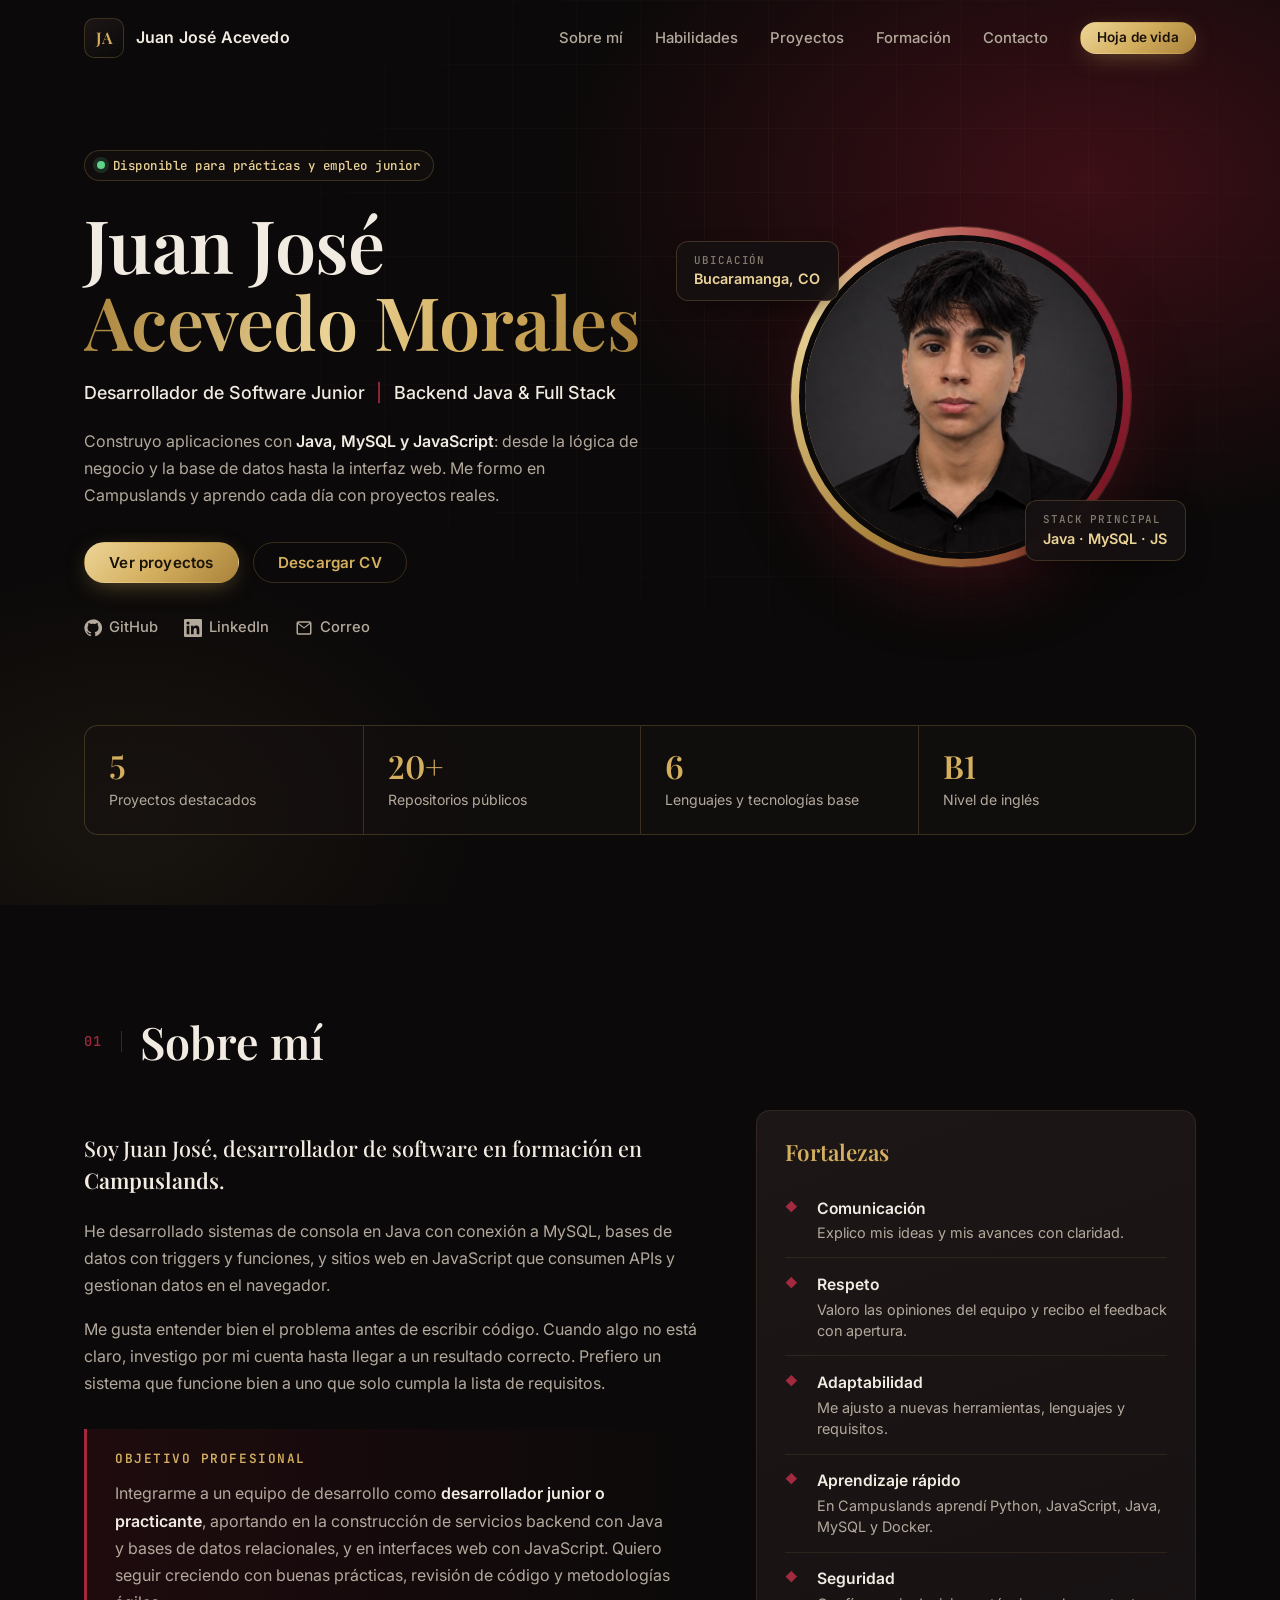
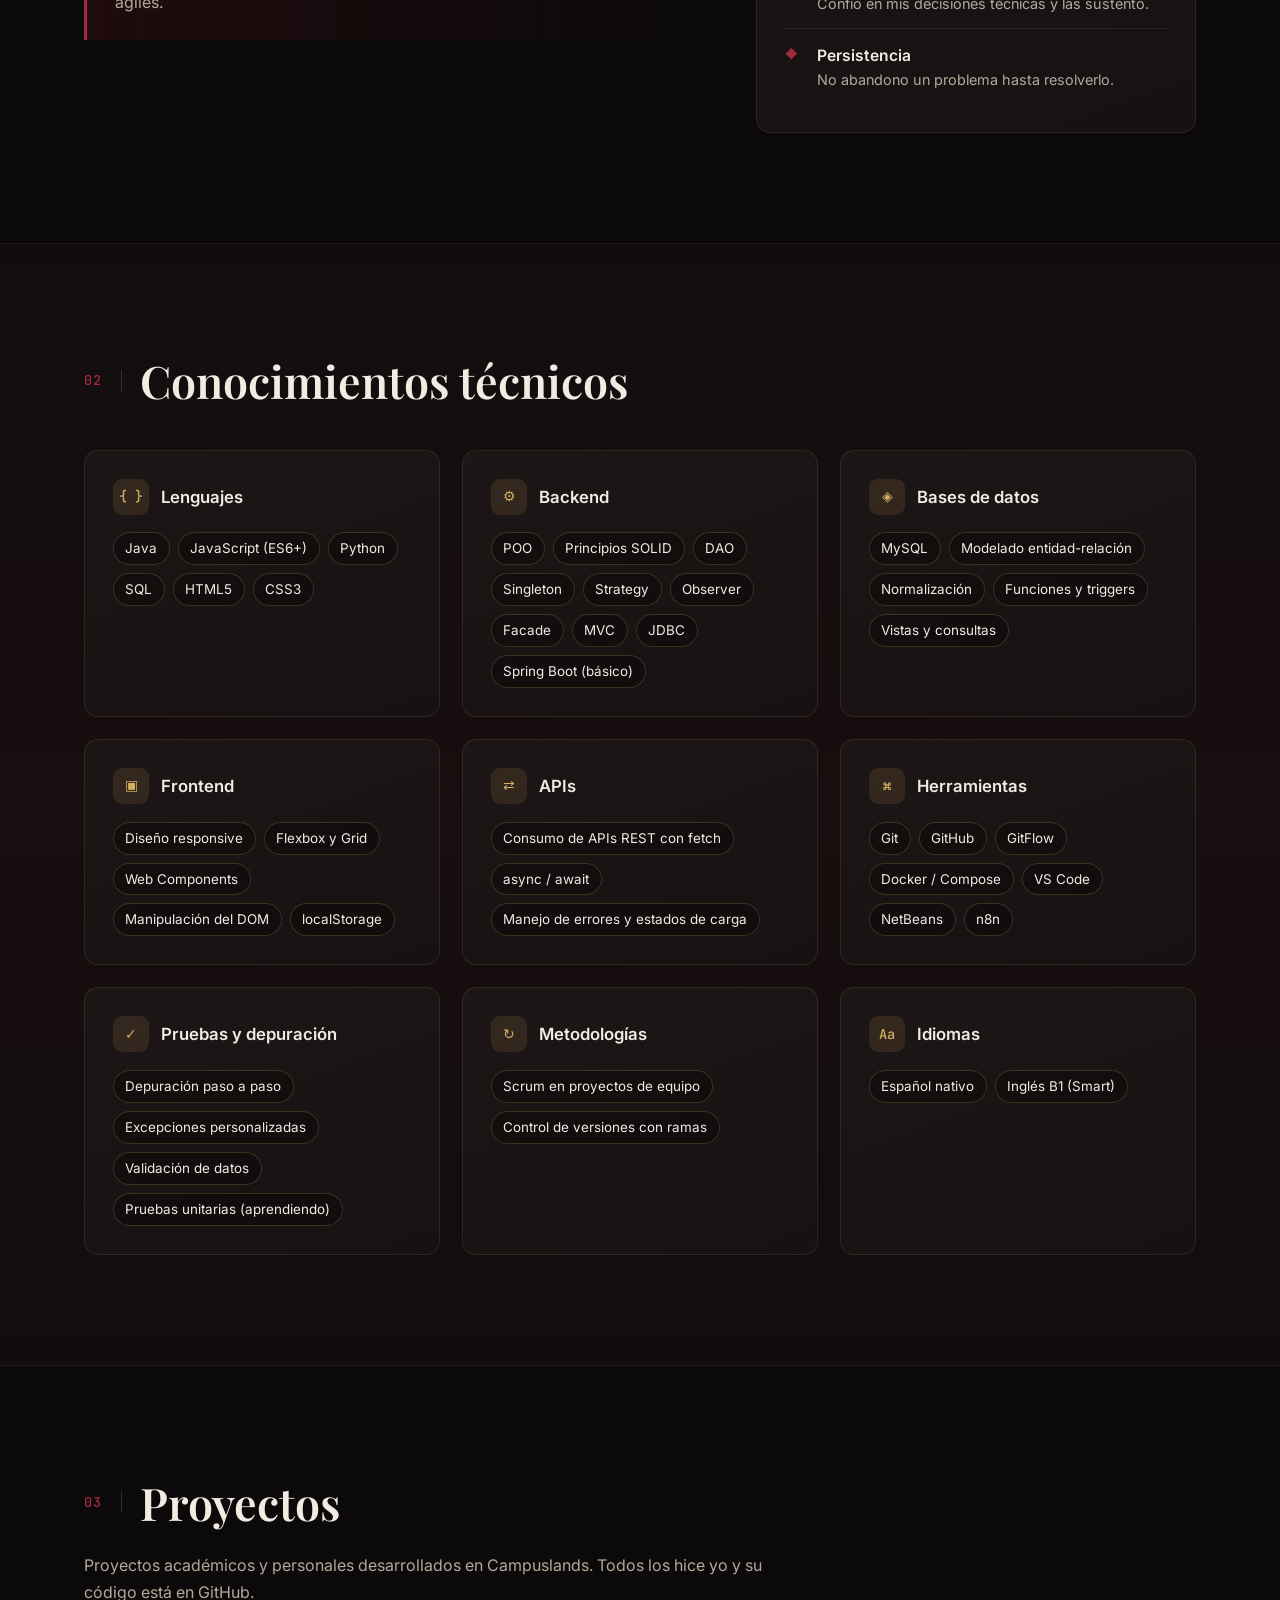
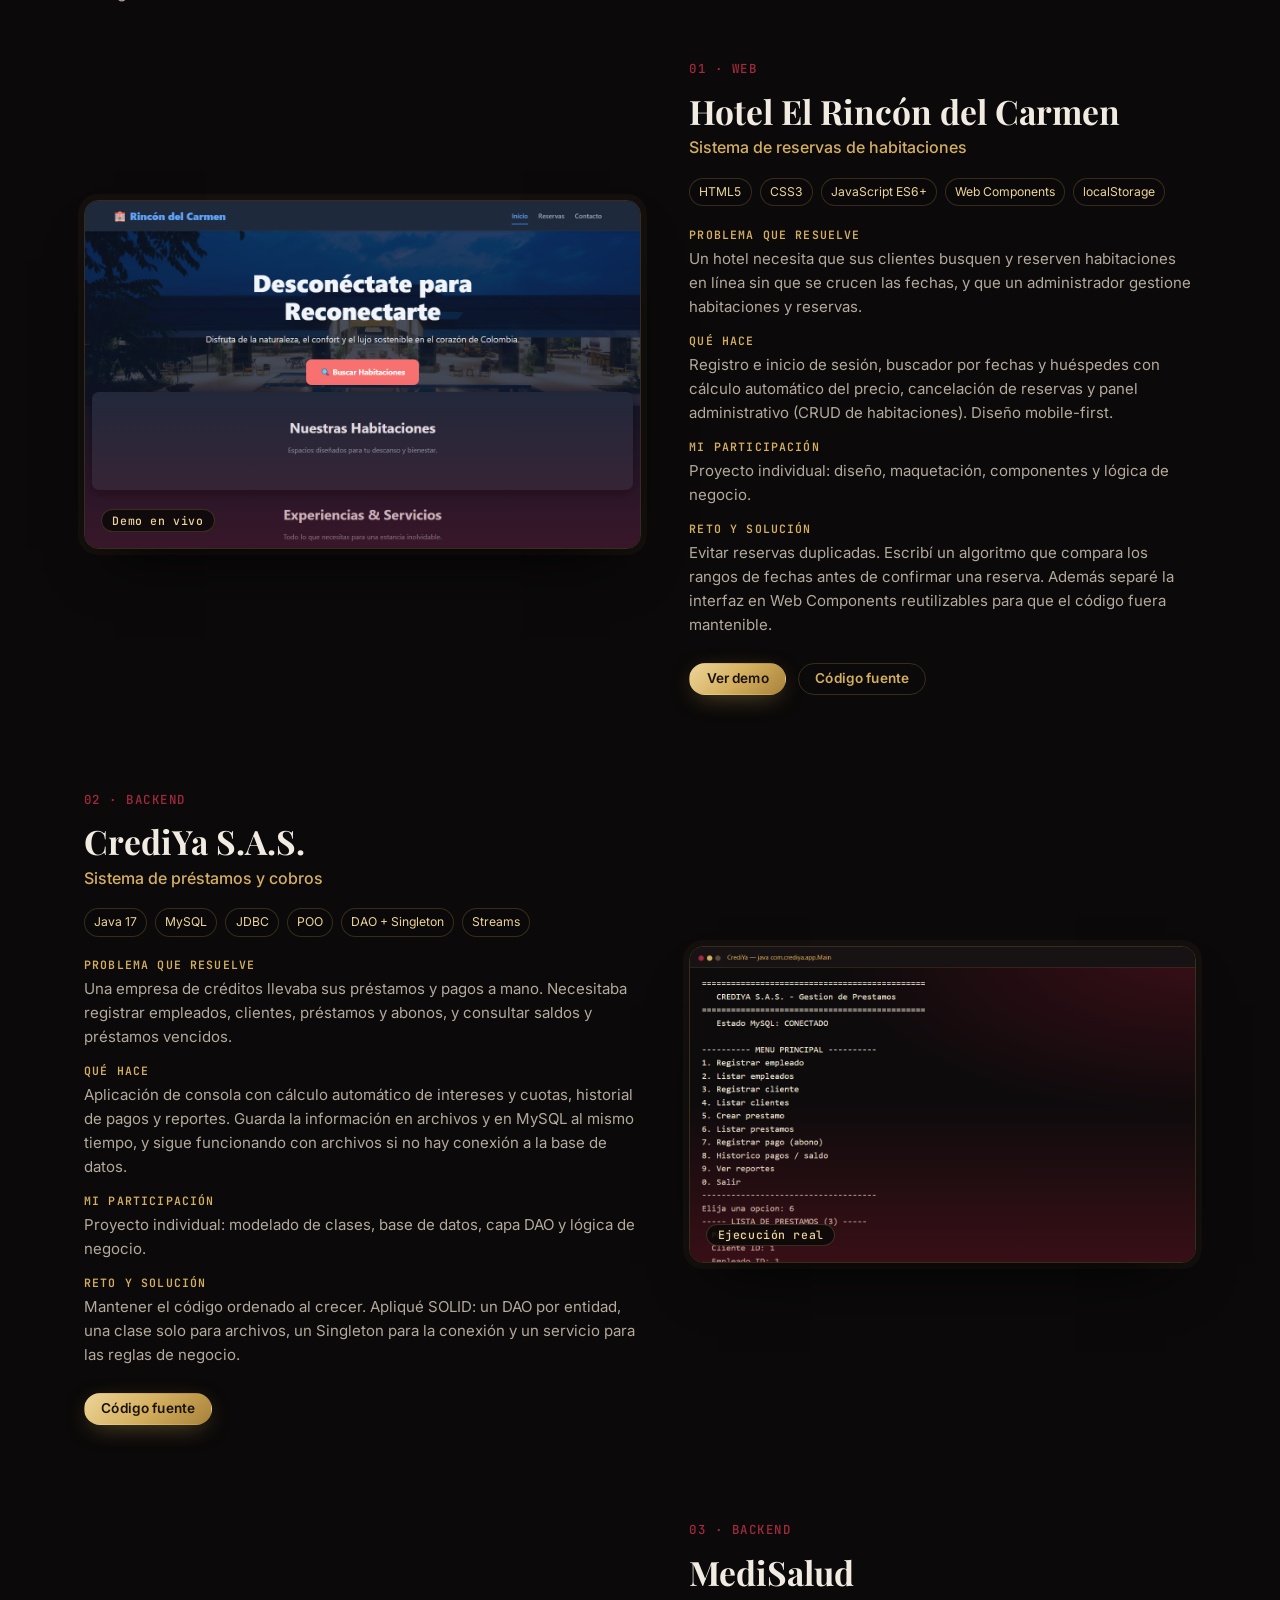
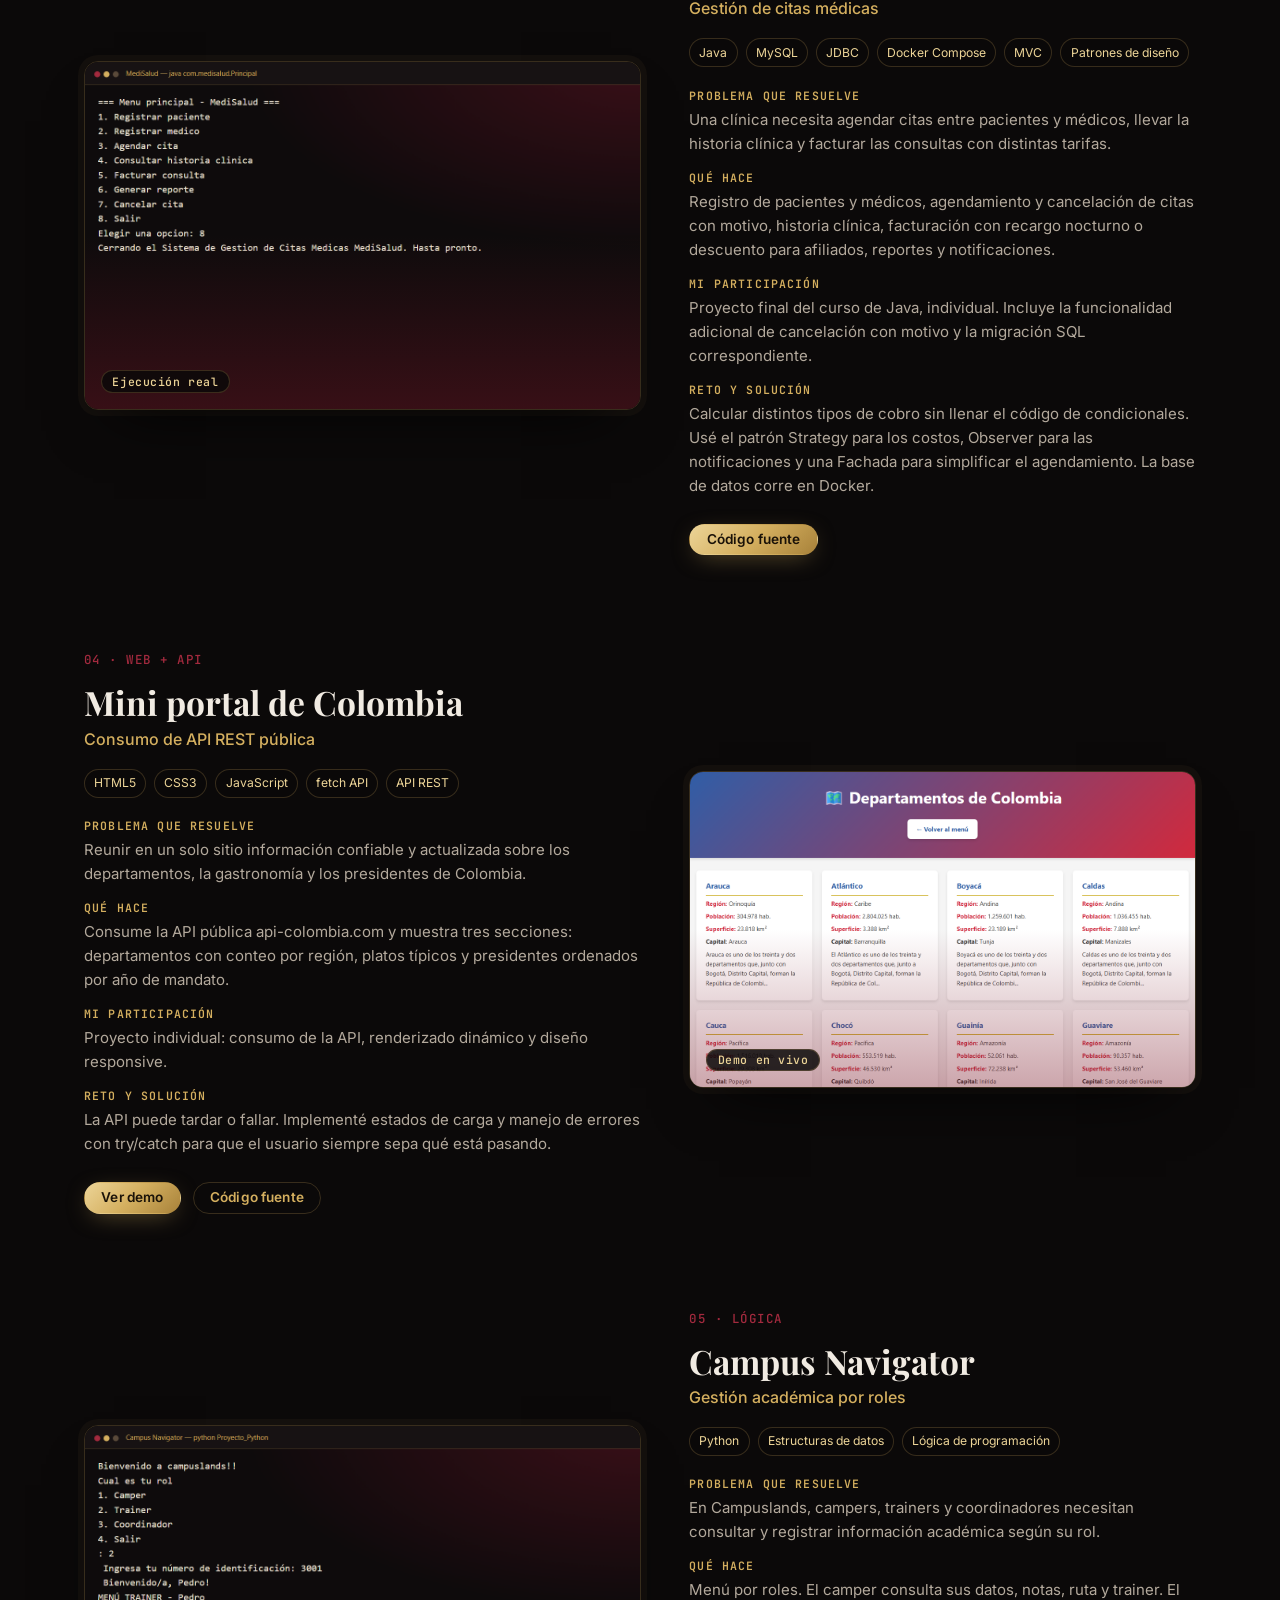
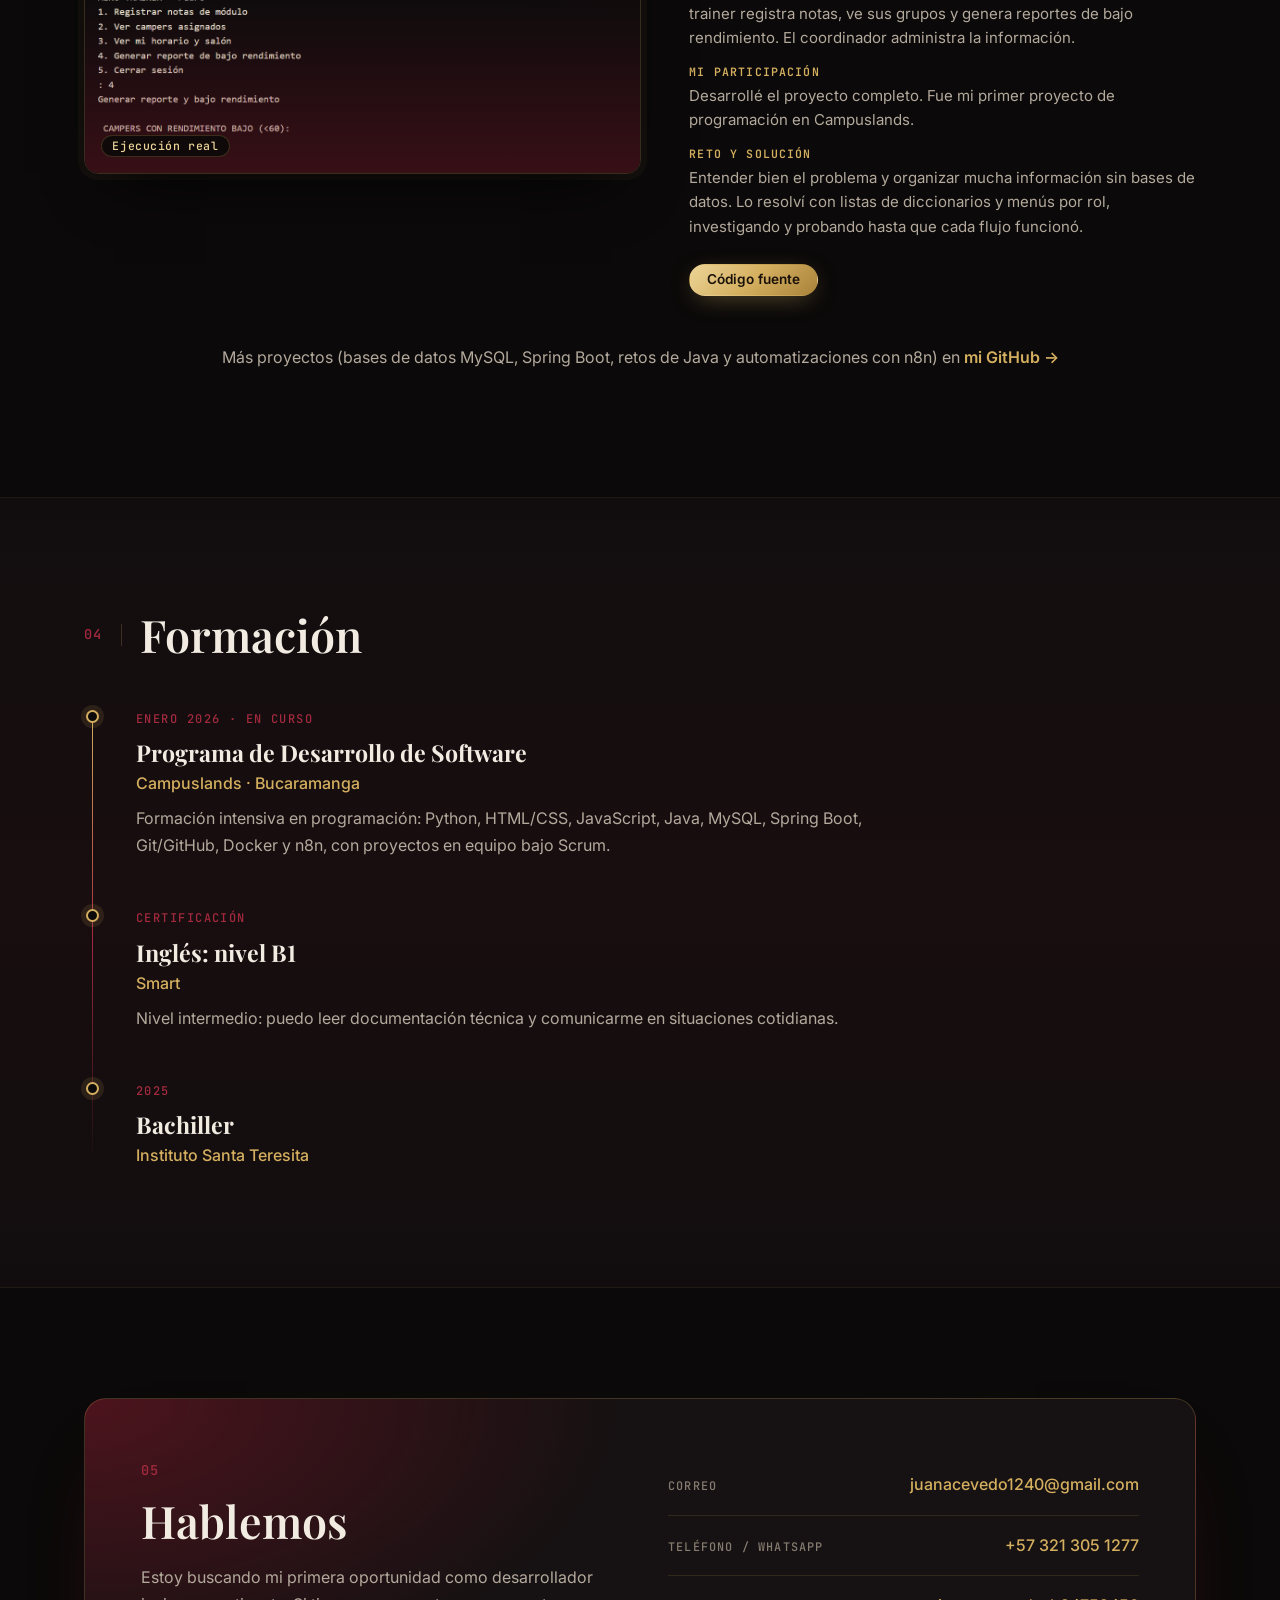
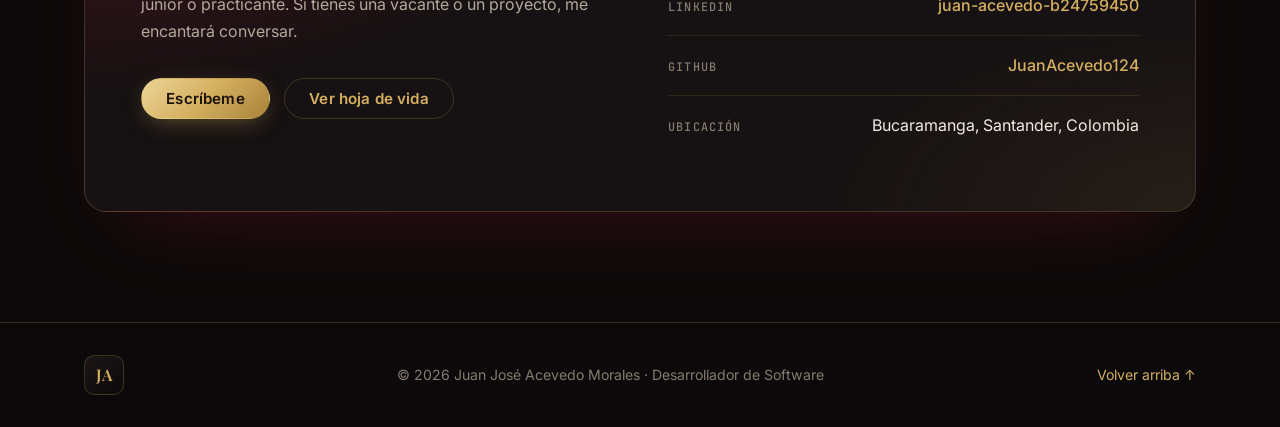
<file: index.html>
<!DOCTYPE html>
<html lang="es">
<head>
    <meta charset="UTF-8">
    <meta name="viewport" content="width=device-width, initial-scale=1.0">
    <meta name="description" content="Portafolio de Juan José Acevedo Morales, desarrollador de software junior con enfoque Backend Java y Full Stack. Bucaramanga, Colombia.">
    <meta name="author" content="Juan José Acevedo Morales">
    <meta name="theme-color" content="#0b0909">
    <meta property="og:title" content="Juan José Acevedo Morales | Desarrollador Backend Java · Full Stack">
    <meta property="og:description" content="Proyectos en Java, MySQL y JavaScript. Hoja de vida y contacto.">
    <meta property="og:image" content="https://juanacevedo124.github.io/Portafolio/img/foto.jpg">
    <title>Juan José Acevedo Morales | Desarrollador Backend Java · Full Stack</title>
    <link rel="icon" href="data:image/svg+xml,%3Csvg xmlns='http://www.w3.org/2000/svg' viewBox='0 0 64 64'%3E%3Crect width='64' height='64' rx='14' fill='%230b0909'/%3E%3Ctext x='50%25' y='56%25' text-anchor='middle' dominant-baseline='middle' font-family='Georgia,serif' font-size='30' fill='%23d4af5f'%3EJA%3C/text%3E%3C/svg%3E">
    <link rel="preconnect" href="https://fonts.googleapis.com">
    <link rel="preconnect" href="https://fonts.gstatic.com" crossorigin>
    <link href="https://fonts.googleapis.com/css2?family=Playfair+Display:wght@500;600;700&family=Inter:wght@400;500;600;700&family=JetBrains+Mono:wght@400;500&display=swap" rel="stylesheet">
    <link rel="stylesheet" href="css/styles.css">
</head>
<body>
    <div class="progress" aria-hidden="true"><span id="progress"></span></div>

    <header class="header" id="header">
        <nav class="nav container" aria-label="Navegación principal">
            <a href="#inicio" class="nav__logo" aria-label="Inicio">
                <span class="nav__mono">JA</span>
                <span class="nav__name">Juan José Acevedo</span>
            </a>
            <button class="nav__toggle" aria-label="Abrir menú" aria-expanded="false" aria-controls="menu">
                <span></span><span></span><span></span>
            </button>
            <ul class="nav__menu" id="menu">
                <li><a href="#sobre-mi">Sobre mí</a></li>
                <li><a href="#habilidades">Habilidades</a></li>
                <li><a href="#proyectos">Proyectos</a></li>
                <li><a href="#formacion">Formación</a></li>
                <li><a href="#contacto">Contacto</a></li>
                <li><a href="cv.html" class="btn btn--gold btn--small">Hoja de vida</a></li>
            </ul>
        </nav>
    </header>

    <main>
        <!-- ================= INICIO ================= -->
        <section id="inicio" class="hero">
            <div class="hero__bg" aria-hidden="true"></div>
            <div class="container hero__inner">
                <div class="hero__text">
                    <p class="eyebrow"><span class="dot"></span> Disponible para prácticas y empleo junior</p>
                    <h1 class="hero__title">
                        Juan José<br>
                        <span class="gold-text">Acevedo Morales</span>
                    </h1>
                    <p class="hero__role">Desarrollador de Software Junior <span class="sep">|</span> Backend Java &amp; Full Stack</p>
                    <p class="hero__desc">
                        Construyo aplicaciones con <strong>Java, MySQL y JavaScript</strong>: desde la lógica de negocio
                        y la base de datos hasta la interfaz web. Me formo en Campuslands y aprendo cada día
                        con proyectos reales.
                    </p>
                    <div class="hero__cta">
                        <a href="#proyectos" class="btn btn--gold">Ver proyectos</a>
                        <a href="cv/Juan-Jose-Acevedo-Morales-CV.pdf" class="btn btn--outline" download>Descargar CV</a>
                    </div>
                    <ul class="hero__social" aria-label="Redes">
                        <li>
                            <a href="https://github.com/JuanAcevedo124" target="_blank" rel="noopener" aria-label="GitHub">
                                <svg viewBox="0 0 24 24" aria-hidden="true"><path d="M12 .5a11.5 11.5 0 0 0-3.64 22.41c.58.1.79-.25.79-.56v-2c-3.2.7-3.88-1.37-3.88-1.37-.53-1.33-1.28-1.69-1.28-1.69-1.05-.71.08-.7.08-.7 1.16.08 1.77 1.19 1.77 1.19 1.03 1.77 2.7 1.26 3.36.96.1-.75.4-1.26.73-1.55-2.55-.29-5.24-1.28-5.24-5.68 0-1.26.45-2.28 1.19-3.09-.12-.29-.52-1.46.11-3.04 0 0 .97-.31 3.17 1.18a11 11 0 0 1 5.77 0c2.2-1.49 3.17-1.18 3.17-1.18.63 1.58.23 2.75.11 3.04.74.81 1.19 1.83 1.19 3.09 0 4.41-2.69 5.38-5.25 5.67.41.36.78 1.06.78 2.14v3.17c0 .31.21.67.8.56A11.5 11.5 0 0 0 12 .5Z"/></svg>
                                GitHub
                            </a>
                        </li>
                        <li>
                            <a href="https://www.linkedin.com/in/juan-acevedo-b24759450/" target="_blank" rel="noopener" aria-label="LinkedIn">
                                <svg viewBox="0 0 24 24" aria-hidden="true"><path d="M20.45 20.45h-3.55v-5.57c0-1.33-.03-3.04-1.85-3.04-1.86 0-2.14 1.45-2.14 2.94v5.67H9.36V9h3.41v1.56h.05a3.74 3.74 0 0 1 3.37-1.85c3.6 0 4.27 2.37 4.27 5.46v6.28ZM5.34 7.43a2.06 2.06 0 1 1 0-4.12 2.06 2.06 0 0 1 0 4.12ZM7.12 20.45H3.56V9h3.56v11.45ZM22.22 0H1.77C.79 0 0 .77 0 1.73v20.54C0 23.23.79 24 1.77 24h20.45c.98 0 1.78-.77 1.78-1.73V1.73C24 .77 23.2 0 22.22 0Z"/></svg>
                                LinkedIn
                            </a>
                        </li>
                        <li>
                            <a href="mailto:juanacevedo1240@gmail.com" aria-label="Correo">
                                <svg viewBox="0 0 24 24" aria-hidden="true"><path d="M2 5.5A2.5 2.5 0 0 1 4.5 3h15A2.5 2.5 0 0 1 22 5.5v13a2.5 2.5 0 0 1-2.5 2.5h-15A2.5 2.5 0 0 1 2 18.5v-13Zm2.3-.5 7.7 6.16L19.7 5H4.3ZM20 6.58l-7.38 5.9a1 1 0 0 1-1.24 0L4 6.58V18.5c0 .28.22.5.5.5h15a.5.5 0 0 0 .5-.5V6.58Z"/></svg>
                                Correo
                            </a>
                        </li>
                    </ul>
                </div>

                <div class="hero__visual">
                    <div class="portrait">
                        <img src="img/foto.jpg" alt="Fotografía de Juan José Acevedo Morales" width="800" height="800" fetchpriority="high">
                    </div>
                    <div class="hero__badge hero__badge--top">
                        <small>Ubicación</small>
                        <strong>Bucaramanga, CO</strong>
                    </div>
                    <div class="hero__badge hero__badge--bottom">
                        <small>Stack principal</small>
                        <strong>Java · MySQL · JS</strong>
                    </div>
                </div>
            </div>

            <div class="container">
                <dl class="stats">
                    <div><dt>5</dt><dd>Proyectos destacados</dd></div>
                    <div><dt>20+</dt><dd>Repositorios públicos</dd></div>
                    <div><dt>6</dt><dd>Lenguajes y tecnologías base</dd></div>
                    <div><dt>B1</dt><dd>Nivel de inglés</dd></div>
                </dl>
            </div>
        </section>

        <!-- ================= SOBRE MÍ ================= -->
        <section id="sobre-mi" class="section">
            <div class="container">
                <header class="section__head reveal">
                    <span class="section__num">01</span>
                    <h2 class="section__title">Sobre mí</h2>
                </header>
                <div class="about">
                    <div class="about__text reveal">
                        <p class="lead">
                            Soy Juan José, desarrollador de software en formación en <strong>Campuslands</strong>.
                        </p>
                        <p>
                            He desarrollado sistemas de consola en Java con conexión a MySQL, bases de datos con
                            triggers y funciones, y sitios web en JavaScript que consumen APIs y gestionan datos
                            en el navegador.
                        </p>
                        <p>
                            Me gusta entender bien el problema antes de escribir código. Cuando algo no está
                            claro, investigo por mi cuenta hasta llegar a un resultado correcto. Prefiero un sistema
                            que funcione bien a uno que solo cumpla la lista de requisitos.
                        </p>
                        <div class="objective">
                            <h3>Objetivo profesional</h3>
                            <p>
                                Integrarme a un equipo de desarrollo como <strong>desarrollador junior o practicante</strong>,
                                aportando en la construcción de servicios backend con Java y bases de datos relacionales,
                                y en interfaces web con JavaScript. Quiero seguir creciendo con buenas prácticas,
                                revisión de código y metodologías ágiles.
                            </p>
                        </div>
                    </div>
                    <aside class="card strengths reveal">
                        <h3>Fortalezas</h3>
                        <ul>
                            <li><strong>Comunicación</strong><span>Explico mis ideas y mis avances con claridad.</span></li>
                            <li><strong>Respeto</strong><span>Valoro las opiniones del equipo y recibo el feedback con apertura.</span></li>
                            <li><strong>Adaptabilidad</strong><span>Me ajusto a nuevas herramientas, lenguajes y requisitos.</span></li>
                            <li><strong>Aprendizaje rápido</strong><span>En Campuslands aprendí Python, JavaScript, Java, MySQL y Docker.</span></li>
                            <li><strong>Seguridad</strong><span>Confío en mis decisiones técnicas y las sustento.</span></li>
                            <li><strong>Persistencia</strong><span>No abandono un problema hasta resolverlo.</span></li>
                        </ul>
                    </aside>
                </div>
            </div>
        </section>

        <!-- ================= HABILIDADES ================= -->
        <section id="habilidades" class="section section--alt">
            <div class="container">
                <header class="section__head reveal">
                    <span class="section__num">02</span>
                    <h2 class="section__title">Conocimientos técnicos</h2>
                </header>
                <div class="skills">
                    <div class="card skill reveal">
                        <h3><span class="skill__icon">{ }</span> Lenguajes</h3>
                        <ul class="tags"><li>Java</li><li>JavaScript (ES6+)</li><li>Python</li><li>SQL</li><li>HTML5</li><li>CSS3</li></ul>
                    </div>
                    <div class="card skill reveal">
                        <h3><span class="skill__icon">⚙</span> Backend</h3>
                        <ul class="tags"><li>POO</li><li>Principios SOLID</li><li>DAO</li><li>Singleton</li><li>Strategy</li><li>Observer</li><li>Facade</li><li>MVC</li><li>JDBC</li><li>Spring Boot (básico)</li></ul>
                    </div>
                    <div class="card skill reveal">
                        <h3><span class="skill__icon">◈</span> Bases de datos</h3>
                        <ul class="tags"><li>MySQL</li><li>Modelado entidad-relación</li><li>Normalización</li><li>Funciones y triggers</li><li>Vistas y consultas</li></ul>
                    </div>
                    <div class="card skill reveal">
                        <h3><span class="skill__icon">▣</span> Frontend</h3>
                        <ul class="tags"><li>Diseño responsive</li><li>Flexbox y Grid</li><li>Web Components</li><li>Manipulación del DOM</li><li>localStorage</li></ul>
                    </div>
                    <div class="card skill reveal">
                        <h3><span class="skill__icon">⇄</span> APIs</h3>
                        <ul class="tags"><li>Consumo de APIs REST con fetch</li><li>async / await</li><li>Manejo de errores y estados de carga</li></ul>
                    </div>
                    <div class="card skill reveal">
                        <h3><span class="skill__icon">⌘</span> Herramientas</h3>
                        <ul class="tags"><li>Git</li><li>GitHub</li><li>GitFlow</li><li>Docker / Compose</li><li>VS Code</li><li>NetBeans</li><li>n8n</li></ul>
                    </div>
                    <div class="card skill reveal">
                        <h3><span class="skill__icon">✓</span> Pruebas y depuración</h3>
                        <ul class="tags"><li>Depuración paso a paso</li><li>Excepciones personalizadas</li><li>Validación de datos</li><li>Pruebas unitarias (aprendiendo)</li></ul>
                    </div>
                    <div class="card skill reveal">
                        <h3><span class="skill__icon">↻</span> Metodologías</h3>
                        <ul class="tags"><li>Scrum en proyectos de equipo</li><li>Control de versiones con ramas</li></ul>
                    </div>
                    <div class="card skill reveal">
                        <h3><span class="skill__icon">Aa</span> Idiomas</h3>
                        <ul class="tags"><li>Español nativo</li><li>Inglés B1 (Smart)</li></ul>
                    </div>
                </div>
            </div>
        </section>

        <!-- ================= PROYECTOS ================= -->
        <section id="proyectos" class="section">
            <div class="container">
                <header class="section__head reveal">
                    <span class="section__num">03</span>
                    <h2 class="section__title">Proyectos</h2>
                </header>
                <p class="section__sub reveal">Proyectos académicos y personales desarrollados en Campuslands. Todos los hice yo y su código está en GitHub.</p>

                <article class="project reveal">
                    <a class="project__media" href="https://juanacevedo124.github.io/Proyecto-Javascript/" target="_blank" rel="noopener" aria-label="Abrir demo del Hotel El Rincón del Carmen">
                        <img src="img/proyectos/hotel.png" alt="Página de inicio del sistema de reservas Hotel El Rincón del Carmen" loading="lazy" width="1280" height="800">
                        <span class="project__badge">Demo en vivo</span>
                    </a>
                    <div class="project__body">
                        <span class="project__index">01 · Web</span>
                        <h3>Hotel El Rincón del Carmen</h3>
                        <p class="project__tagline">Sistema de reservas de habitaciones</p>
                        <ul class="tags tags--small"><li>HTML5</li><li>CSS3</li><li>JavaScript ES6+</li><li>Web Components</li><li>localStorage</li></ul>
                        <dl class="project__info">
                            <div><dt>Problema que resuelve</dt>
                            <dd>Un hotel necesita que sus clientes busquen y reserven habitaciones en línea sin que se crucen las fechas, y que un administrador gestione habitaciones y reservas.</dd></div>
                            <div><dt>Qué hace</dt>
                            <dd>Registro e inicio de sesión, buscador por fechas y huéspedes con cálculo automático del precio, cancelación de reservas y panel administrativo (CRUD de habitaciones). Diseño mobile-first.</dd></div>
                            <div><dt>Mi participación</dt>
                            <dd>Proyecto individual: diseño, maquetación, componentes y lógica de negocio.</dd></div>
                            <div><dt>Reto y solución</dt>
                            <dd>Evitar reservas duplicadas. Escribí un algoritmo que compara los rangos de fechas antes de confirmar una reserva. Además separé la interfaz en Web Components reutilizables para que el código fuera mantenible.</dd></div>
                        </dl>
                        <div class="project__links">
                            <a href="https://juanacevedo124.github.io/Proyecto-Javascript/" class="btn btn--gold btn--small" target="_blank" rel="noopener">Ver demo</a>
                            <a href="https://github.com/JuanAcevedo124/Proyecto-Javascript" class="btn btn--outline btn--small" target="_blank" rel="noopener">Código fuente</a>
                        </div>
                    </div>
                </article>

                <article class="project project--reverse reveal">
                    <a class="project__media" href="https://github.com/JuanAcevedo124/CrediYa" target="_blank" rel="noopener" aria-label="Ver código de CrediYa">
                        <img src="img/proyectos/crediya.png" alt="Consola del sistema CrediYa mostrando el menú principal y la lista de préstamos" loading="lazy" width="1280" height="800">
                        <span class="project__badge">Ejecución real</span>
                    </a>
                    <div class="project__body">
                        <span class="project__index">02 · Backend</span>
                        <h3>CrediYa S.A.S.</h3>
                        <p class="project__tagline">Sistema de préstamos y cobros</p>
                        <ul class="tags tags--small"><li>Java 17</li><li>MySQL</li><li>JDBC</li><li>POO</li><li>DAO + Singleton</li><li>Streams</li></ul>
                        <dl class="project__info">
                            <div><dt>Problema que resuelve</dt>
                            <dd>Una empresa de créditos llevaba sus préstamos y pagos a mano. Necesitaba registrar empleados, clientes, préstamos y abonos, y consultar saldos y préstamos vencidos.</dd></div>
                            <div><dt>Qué hace</dt>
                            <dd>Aplicación de consola con cálculo automático de intereses y cuotas, historial de pagos y reportes. Guarda la información en archivos y en MySQL al mismo tiempo, y sigue funcionando con archivos si no hay conexión a la base de datos.</dd></div>
                            <div><dt>Mi participación</dt>
                            <dd>Proyecto individual: modelado de clases, base de datos, capa DAO y lógica de negocio.</dd></div>
                            <div><dt>Reto y solución</dt>
                            <dd>Mantener el código ordenado al crecer. Apliqué SOLID: un DAO por entidad, una clase solo para archivos, un Singleton para la conexión y un servicio para las reglas de negocio.</dd></div>
                        </dl>
                        <div class="project__links">
                            <a href="https://github.com/JuanAcevedo124/CrediYa" class="btn btn--gold btn--small" target="_blank" rel="noopener">Código fuente</a>
                        </div>
                    </div>
                </article>

                <article class="project reveal">
                    <a class="project__media" href="https://github.com/JuanAcevedo124/Gestion-de-citas-" target="_blank" rel="noopener" aria-label="Ver código de MediSalud">
                        <img src="img/proyectos/medisalud.png" alt="Consola del sistema MediSalud mostrando el menú principal" loading="lazy" width="1280" height="800">
                        <span class="project__badge">Ejecución real</span>
                    </a>
                    <div class="project__body">
                        <span class="project__index">03 · Backend</span>
                        <h3>MediSalud</h3>
                        <p class="project__tagline">Gestión de citas médicas</p>
                        <ul class="tags tags--small"><li>Java</li><li>MySQL</li><li>JDBC</li><li>Docker Compose</li><li>MVC</li><li>Patrones de diseño</li></ul>
                        <dl class="project__info">
                            <div><dt>Problema que resuelve</dt>
                            <dd>Una clínica necesita agendar citas entre pacientes y médicos, llevar la historia clínica y facturar las consultas con distintas tarifas.</dd></div>
                            <div><dt>Qué hace</dt>
                            <dd>Registro de pacientes y médicos, agendamiento y cancelación de citas con motivo, historia clínica, facturación con recargo nocturno o descuento para afiliados, reportes y notificaciones.</dd></div>
                            <div><dt>Mi participación</dt>
                            <dd>Proyecto final del curso de Java, individual. Incluye la funcionalidad adicional de cancelación con motivo y la migración SQL correspondiente.</dd></div>
                            <div><dt>Reto y solución</dt>
                            <dd>Calcular distintos tipos de cobro sin llenar el código de condicionales. Usé el patrón Strategy para los costos, Observer para las notificaciones y una Fachada para simplificar el agendamiento. La base de datos corre en Docker.</dd></div>
                        </dl>
                        <div class="project__links">
                            <a href="https://github.com/JuanAcevedo124/Gestion-de-citas-" class="btn btn--gold btn--small" target="_blank" rel="noopener">Código fuente</a>
                        </div>
                    </div>
                </article>

                <article class="project project--reverse reveal">
                    <a class="project__media" href="https://juanacevedo124.github.io/Juan-Acevedo-API-COLOMBIA/" target="_blank" rel="noopener" aria-label="Abrir demo del portal de Colombia">
                        <img src="img/proyectos/colombia-deptos.png" alt="Sección de departamentos del portal de Colombia con datos de la API" loading="lazy" width="1280" height="800">
                        <span class="project__badge">Demo en vivo</span>
                    </a>
                    <div class="project__body">
                        <span class="project__index">04 · Web + API</span>
                        <h3>Mini portal de Colombia</h3>
                        <p class="project__tagline">Consumo de API REST pública</p>
                        <ul class="tags tags--small"><li>HTML5</li><li>CSS3</li><li>JavaScript</li><li>fetch API</li><li>API REST</li></ul>
                        <dl class="project__info">
                            <div><dt>Problema que resuelve</dt>
                            <dd>Reunir en un solo sitio información confiable y actualizada sobre los departamentos, la gastronomía y los presidentes de Colombia.</dd></div>
                            <div><dt>Qué hace</dt>
                            <dd>Consume la API pública api-colombia.com y muestra tres secciones: departamentos con conteo por región, platos típicos y presidentes ordenados por año de mandato.</dd></div>
                            <div><dt>Mi participación</dt>
                            <dd>Proyecto individual: consumo de la API, renderizado dinámico y diseño responsive.</dd></div>
                            <div><dt>Reto y solución</dt>
                            <dd>La API puede tardar o fallar. Implementé estados de carga y manejo de errores con try/catch para que el usuario siempre sepa qué está pasando.</dd></div>
                        </dl>
                        <div class="project__links">
                            <a href="https://juanacevedo124.github.io/Juan-Acevedo-API-COLOMBIA/" class="btn btn--gold btn--small" target="_blank" rel="noopener">Ver demo</a>
                            <a href="https://github.com/JuanAcevedo124/Juan-Acevedo-API-COLOMBIA" class="btn btn--outline btn--small" target="_blank" rel="noopener">Código fuente</a>
                        </div>
                    </div>
                </article>

                <article class="project reveal">
                    <a class="project__media" href="https://github.com/JuanAcevedo124/Proyecto_Python_LunaJonathan_AcevedoJuan" target="_blank" rel="noopener" aria-label="Ver código de Campus Navigator">
                        <img src="img/proyectos/campus.png" alt="Ejecución de Campus Navigator: menú del trainer y reporte de bajo rendimiento" loading="lazy" width="1200" height="750">
                        <span class="project__badge">Ejecución real</span>
                    </a>
                    <div class="project__body">
                        <span class="project__index">05 · Lógica</span>
                        <h3>Campus Navigator</h3>
                        <p class="project__tagline">Gestión académica por roles</p>
                        <ul class="tags tags--small"><li>Python</li><li>Estructuras de datos</li><li>Lógica de programación</li></ul>
                        <dl class="project__info">
                            <div><dt>Problema que resuelve</dt>
                            <dd>En Campuslands, campers, trainers y coordinadores necesitan consultar y registrar información académica según su rol.</dd></div>
                            <div><dt>Qué hace</dt>
                            <dd>Menú por roles. El camper consulta sus datos, notas, ruta y trainer. El trainer registra notas, ve sus grupos y genera reportes de bajo rendimiento. El coordinador administra la información.</dd></div>
                            <div><dt>Mi participación</dt>
                            <dd>Desarrollé el proyecto completo. Fue mi primer proyecto de programación en Campuslands.</dd></div>
                            <div><dt>Reto y solución</dt>
                            <dd>Entender bien el problema y organizar mucha información sin bases de datos. Lo resolví con listas de diccionarios y menús por rol, investigando y probando hasta que cada flujo funcionó.</dd></div>
                        </dl>
                        <div class="project__links">
                            <a href="https://github.com/JuanAcevedo124/Proyecto_Python_LunaJonathan_AcevedoJuan" class="btn btn--gold btn--small" target="_blank" rel="noopener">Código fuente</a>
                        </div>
                    </div>
                </article>

                <p class="section__more reveal">
                    Más proyectos (bases de datos MySQL, Spring Boot, retos de Java y automatizaciones con n8n) en
                    <a href="https://github.com/JuanAcevedo124?tab=repositories" target="_blank" rel="noopener">mi GitHub →</a>
                </p>
            </div>
        </section>

        <!-- ================= FORMACIÓN ================= -->
        <section id="formacion" class="section section--alt">
            <div class="container">
                <header class="section__head reveal">
                    <span class="section__num">04</span>
                    <h2 class="section__title">Formación</h2>
                </header>
                <ol class="timeline">
                    <li class="reveal">
                        <span class="timeline__date">Enero 2026 · En curso</span>
                        <h3>Programa de Desarrollo de Software</h3>
                        <p class="timeline__place">Campuslands · Bucaramanga</p>
                        <p>Formación intensiva en programación: Python, HTML/CSS, JavaScript, Java, MySQL, Spring Boot, Git/GitHub, Docker y n8n, con proyectos en equipo bajo Scrum.</p>
                    </li>
                    <li class="reveal">
                        <span class="timeline__date">Certificación</span>
                        <h3>Inglés: nivel B1</h3>
                        <p class="timeline__place">Smart</p>
                        <p>Nivel intermedio: puedo leer documentación técnica y comunicarme en situaciones cotidianas.</p>
                    </li>
                    <li class="reveal">
                        <span class="timeline__date">2025</span>
                        <h3>Bachiller</h3>
                        <p class="timeline__place">Instituto Santa Teresita</p>
                    </li>
                </ol>
            </div>
        </section>

        <!-- ================= CONTACTO ================= -->
        <section id="contacto" class="section">
            <div class="container">
                <div class="contact reveal">
                    <div class="contact__intro">
                        <span class="section__num">05</span>
                        <h2 class="section__title">Hablemos</h2>
                        <p>Estoy buscando mi primera oportunidad como desarrollador junior o practicante. Si tienes una vacante o un proyecto, me encantará conversar.</p>
                        <div class="hero__cta">
                            <a href="mailto:juanacevedo1240@gmail.com" class="btn btn--gold">Escríbeme</a>
                            <a href="cv.html" class="btn btn--outline">Ver hoja de vida</a>
                        </div>
                    </div>
                    <ul class="contact__list">
                        <li><span>Correo</span><a href="mailto:juanacevedo1240@gmail.com">juanacevedo1240@gmail.com</a></li>
                        <li><span>Teléfono / WhatsApp</span><a href="https://wa.me/573213051277" target="_blank" rel="noopener">+57 321 305 1277</a></li>
                        <li><span>LinkedIn</span><a href="https://www.linkedin.com/in/juan-acevedo-b24759450/" target="_blank" rel="noopener">juan-acevedo-b24759450</a></li>
                        <li><span>GitHub</span><a href="https://github.com/JuanAcevedo124" target="_blank" rel="noopener">JuanAcevedo124</a></li>
                        <li><span>Ubicación</span>Bucaramanga, Santander, Colombia</li>
                    </ul>
                </div>
            </div>
        </section>
    </main>

    <footer class="footer">
        <div class="container footer__inner">
            <span class="nav__mono">JA</span>
            <p>© <span id="year">2026</span> Juan José Acevedo Morales · Desarrollador de Software</p>
            <a href="#inicio">Volver arriba ↑</a>
        </div>
    </footer>

    <script src="js/main.js"></script>
</body>
</html>
</file>
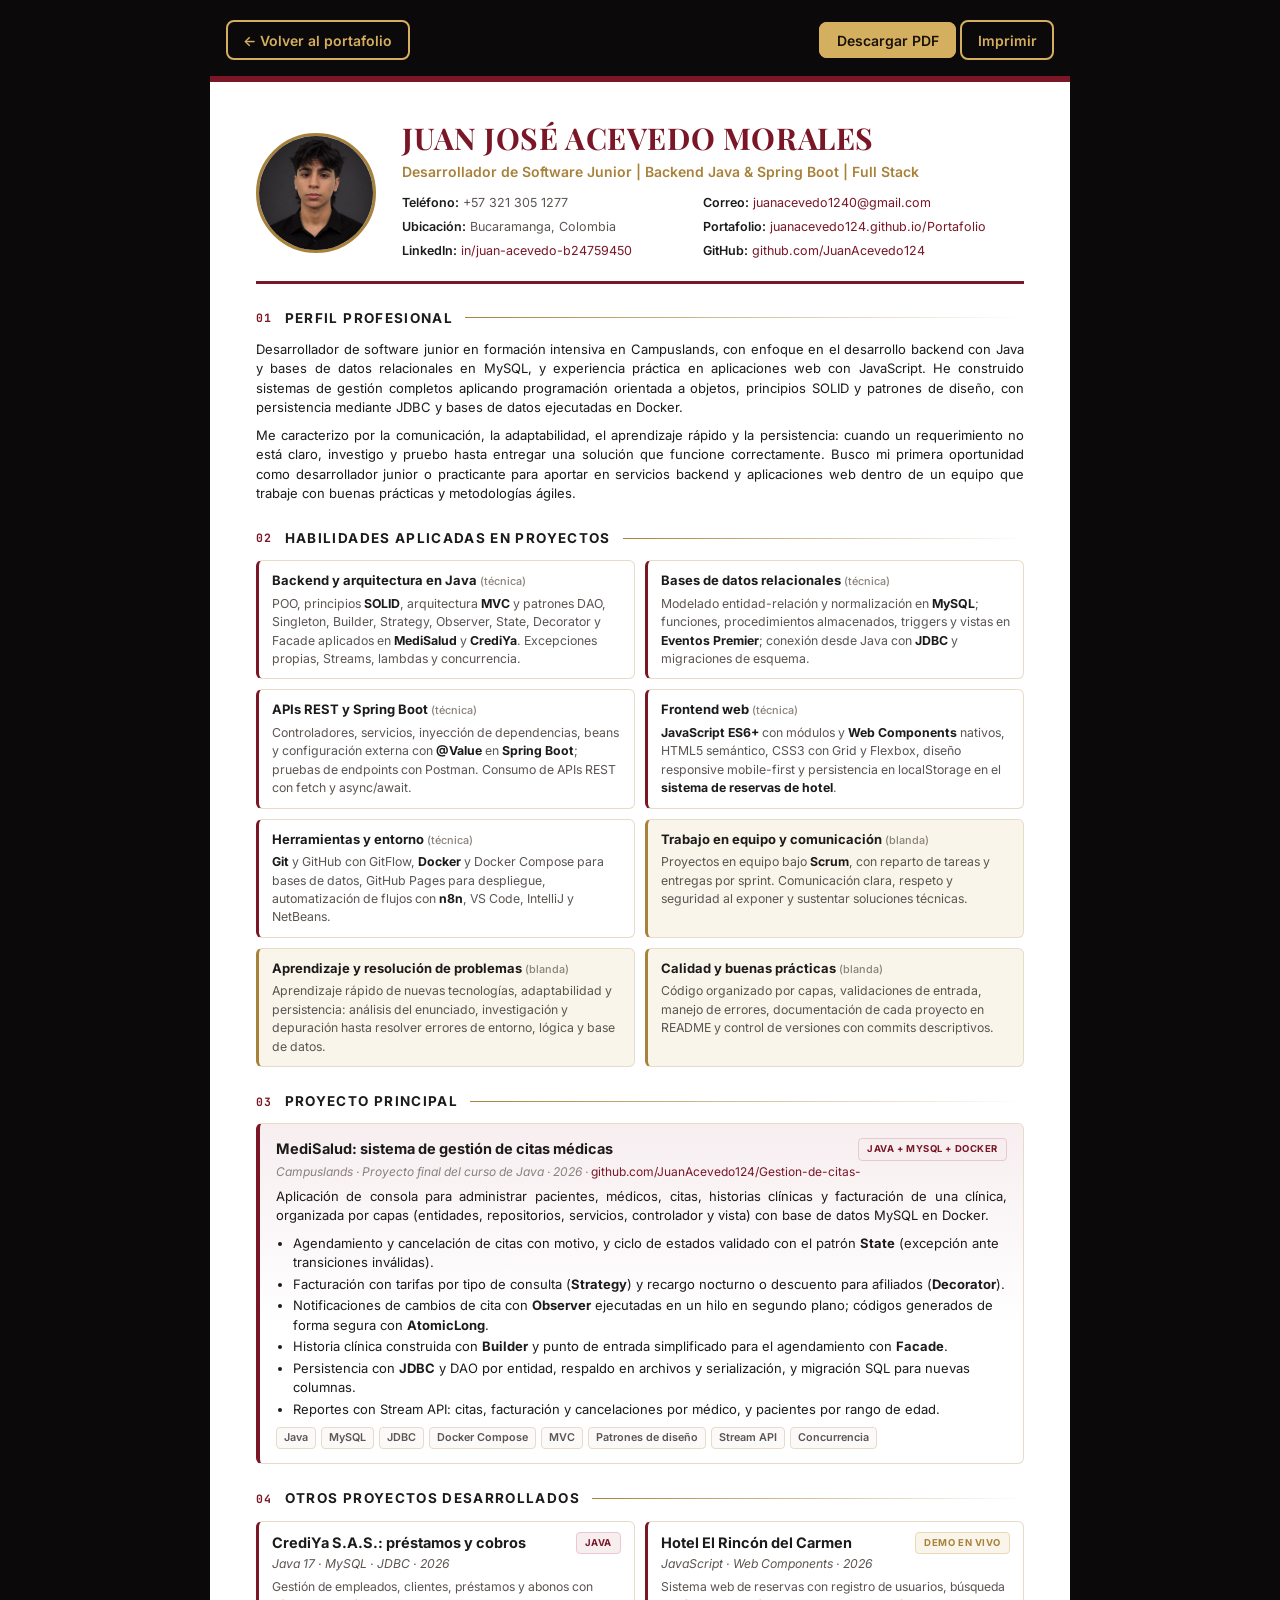
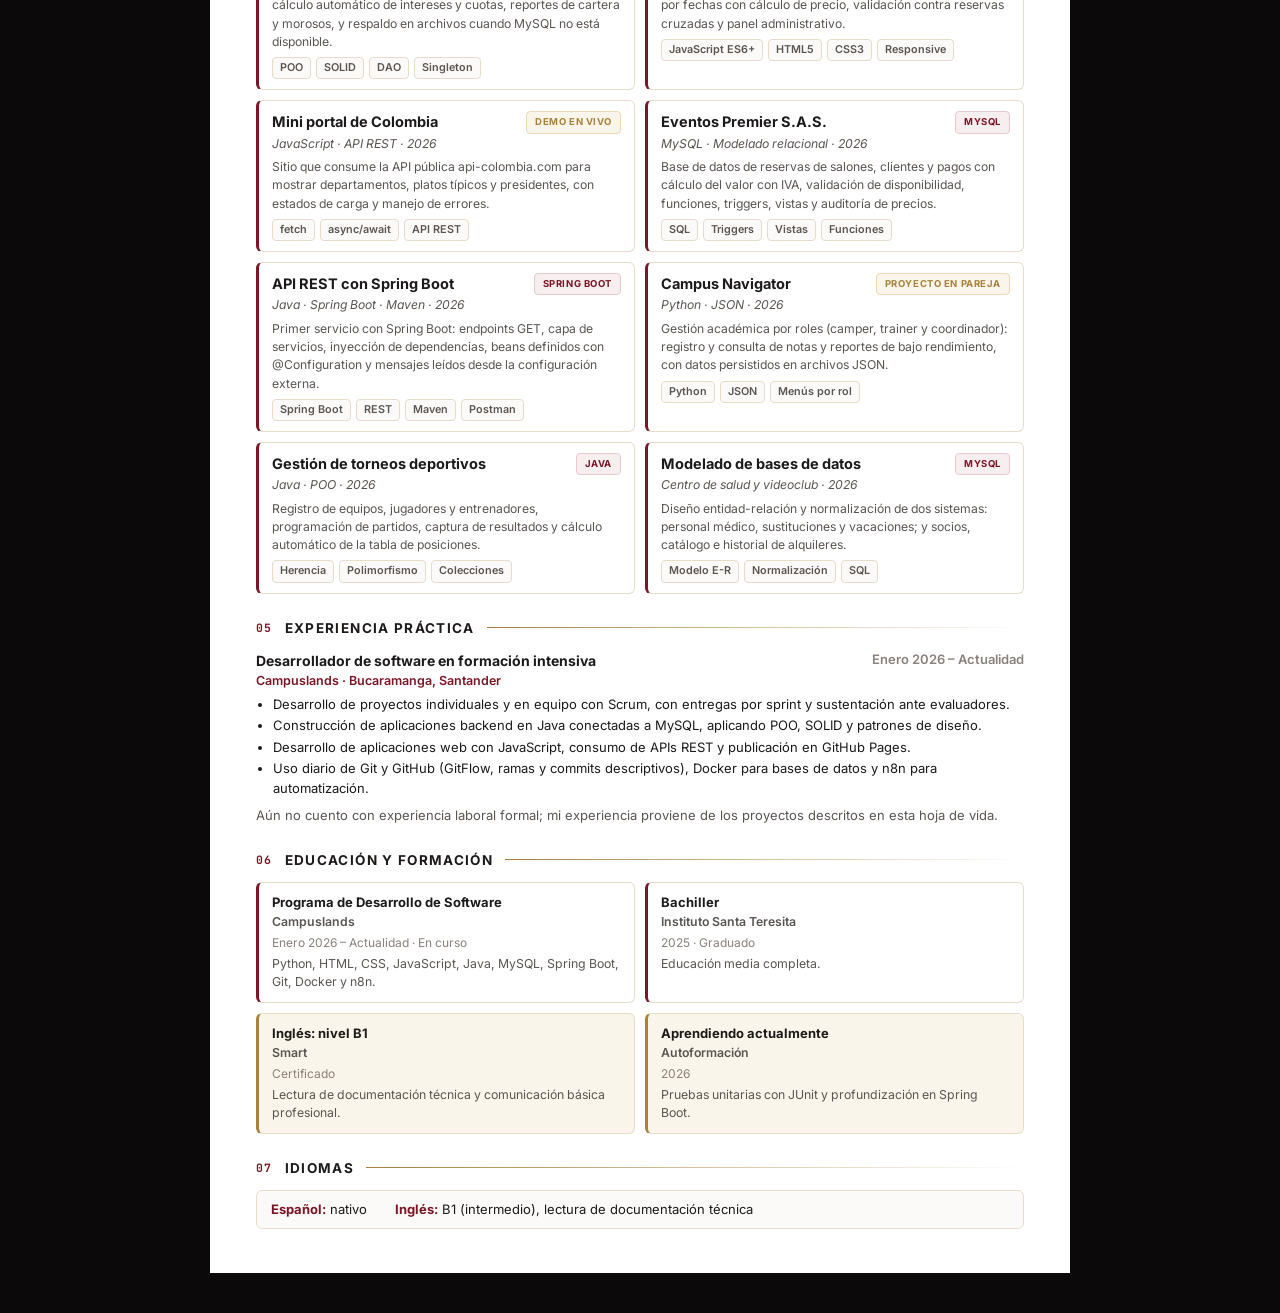
<file: cv.html>
<!DOCTYPE html>
<html lang="es">
<head>
    <meta charset="UTF-8">
    <meta name="viewport" content="width=device-width, initial-scale=1.0">
    <meta name="description" content="Hoja de vida de Juan José Acevedo Morales, desarrollador de software junior con enfoque en backend Java.">
    <title>Hoja de vida | Juan José Acevedo Morales</title>
    <link rel="preconnect" href="https://fonts.googleapis.com">
    <link rel="preconnect" href="https://fonts.gstatic.com" crossorigin>
    <link href="https://fonts.googleapis.com/css2?family=Playfair+Display:wght@600;700&family=Inter:wght@400;500;600;700&family=JetBrains+Mono:wght@500&display=swap" rel="stylesheet">
    <style>
        :root {
            --text: #1d1a1a; --muted: #5b5552; --soft: #8a817c;
            --wine: #7a1626; --wine-soft: #f7eef0;
            --gold: #a8823a; --gold-soft: #faf5ea; --line: #e6dcc8;
        }
        * { box-sizing: border-box; }
        body { margin: 0; background: #0b0909; font-family: "Inter", system-ui, sans-serif; color: var(--text); font-size: 13px; line-height: 1.5; }
        a { color: inherit; }

        .toolbar { max-width: 860px; margin: 20px auto 0; padding: 0 16px; display: flex; flex-wrap: wrap; gap: 10px; justify-content: space-between; }
        .toolbar a, .toolbar button { font: inherit; font-weight: 600; font-size: 14px; padding: .55em 1.1em; border-radius: 8px; border: 2px solid #d4af5f; cursor: pointer; text-decoration: none; background: transparent; color: #d4af5f; }
        .toolbar .dl { background: #d4af5f; color: #1a1208; }

        .page { max-width: 860px; margin: 16px auto 40px; background: #fff; padding: 40px 46px 44px; border-top: 6px solid var(--wine); }

        /* Encabezado */
        .head { display: grid; grid-template-columns: 120px 1fr; gap: 26px; align-items: center; padding-bottom: 18px; border-bottom: 3px solid var(--wine); }
        .photo { width: 120px; height: 120px; border-radius: 50%; object-fit: cover; border: 3px solid var(--gold); }
        h1 { font-family: "Playfair Display", Georgia, serif; font-size: 30px; line-height: 1.1; margin: 0; letter-spacing: .02em; text-transform: uppercase; color: var(--wine); }
        .role { margin: 6px 0 12px; font-weight: 600; font-size: 14px; color: var(--gold); }
        .head p { text-align: left; }
        .contact { display: grid; grid-template-columns: 1fr 1.15fr; gap: 3px 22px; margin: 0; padding: 0; list-style: none; font-size: 12.5px; color: var(--muted); }
        .contact b { color: var(--text); font-weight: 600; }
        .contact a { color: var(--wine); text-decoration: none; }

        /* Secciones */
        h2 { display: flex; align-items: center; gap: 12px; margin: 24px 0 12px; font-size: 13.5px; letter-spacing: .1em; text-transform: uppercase; color: var(--text); }
        h2::after { content: ""; flex: 1; height: 1px; background: linear-gradient(90deg, var(--gold), transparent); }
        h2 span { color: var(--wine); font-family: "JetBrains Mono", monospace; font-size: 11.5px; }
        p { margin: 0 0 8px; text-align: justify; }

        /* Habilidades */
        .grid2 { display: grid; grid-template-columns: 1fr 1fr; gap: 10px; }
        .card { border: 1px solid var(--line); border-left: 3px solid var(--wine); border-radius: 6px; padding: 10px 13px; background: #fff; break-inside: avoid; }
        .card.soft { border-left-color: var(--gold); background: var(--gold-soft); }
        .card h3 { margin: 0 0 4px; font-size: 13px; }
        .card h3 small { font-weight: 500; color: var(--soft); }
        .card p { margin: 0; font-size: 12.3px; color: var(--muted); text-align: left; }
        .card p b { color: var(--text); }

        /* Proyectos */
        .feature { border: 1px solid var(--line); border-left: 4px solid var(--wine); border-radius: 6px; padding: 14px 16px; background: linear-gradient(180deg, var(--wine-soft), #fff 60%); break-inside: avoid; }
        .ptitle { display: flex; justify-content: space-between; align-items: flex-start; gap: 10px; }
        .ptitle h3 { margin: 0; font-size: 14.5px; }
        .meta { margin: 2px 0 6px; font-size: 12px; font-style: italic; color: var(--soft); }
        .meta a { color: var(--wine); font-style: normal; text-decoration: none; }
        .label { flex-shrink: 0; font-size: 9.5px; font-weight: 700; letter-spacing: .06em; text-transform: uppercase; padding: 3px 8px; border-radius: 4px; background: var(--gold-soft); color: var(--gold); border: 1px solid #ead9b3; }
        .label.wine { background: var(--wine-soft); color: var(--wine); border-color: #e9c9cf; }
        ul { margin: 4px 0 8px; padding-left: 17px; }
        li { margin-bottom: 2px; }
        .tags { display: flex; flex-wrap: wrap; gap: 5px; margin-top: 6px; }
        .tags span { font-size: 10.8px; font-weight: 600; padding: 2px 7px; border-radius: 4px; border: 1px solid var(--line); background: #fbfaf8; color: var(--muted); }
        .projects .card p { font-size: 12.2px; }
        .projects .card .meta { margin: 1px 0 5px; }

        /* Experiencia */
        .exp-head { display: flex; justify-content: space-between; gap: 12px; }
        .exp-head h3 { margin: 0; font-size: 14px; }
        .exp-head .date { font-weight: 600; color: var(--soft); white-space: nowrap; }
        .org { margin: 1px 0 4px; color: var(--wine); font-weight: 600; font-size: 12.5px; }

        .edu .card h3 { margin-bottom: 1px; }
        .edu .org { margin: 0 0 2px; }
        .edu .date { font-size: 12px; color: var(--soft); margin-bottom: 3px; }

        .langs { display: flex; flex-wrap: wrap; gap: 8px 28px; border: 1px solid var(--line); border-radius: 6px; padding: 9px 14px; background: #fbfaf8; }
        .langs b { color: var(--wine); }

        @media (max-width: 680px) {
            .page { padding: 26px 18px; }
            .head { grid-template-columns: 1fr; justify-items: start; }
            .contact, .grid2 { grid-template-columns: 1fr; }
            .ptitle, .exp-head { flex-direction: column; gap: 4px; }
            p { text-align: left; }
        }

        @page { size: A4; margin: 12mm 12mm 12mm; }
        @media print {
            body { background: #fff; font-size: 11.6px; -webkit-print-color-adjust: exact; print-color-adjust: exact; }
            .toolbar { display: none; }
            .page { margin: 0; padding: 0; max-width: none; border-top: 0; }
            h2 { margin: 16px 0 9px; break-after: avoid; }
            .card p, .projects .card p { font-size: 11.2px; }
            .avoid { break-inside: avoid; }
        }
    </style>
</head>
<body>
    <div class="toolbar">
        <a href="index.html">← Volver al portafolio</a>
        <span>
            <a class="dl" href="cv/Juan-Jose-Acevedo-Morales-CV.pdf" download>Descargar PDF</a>
            <button type="button" onclick="window.print()">Imprimir</button>
        </span>
    </div>

    <main class="page">
        <header class="head">
            <img class="photo" src="img/foto-cv.jpg" alt="Fotografía de Juan José Acevedo Morales" width="120" height="120">
            <div>
                <h1>Juan José Acevedo Morales</h1>
                <p class="role">Desarrollador de Software Junior | Backend Java &amp; Spring Boot | Full Stack</p>
                <ul class="contact">
                    <li><b>Teléfono:</b> +57 321 305 1277</li>
                    <li><b>Correo:</b> <a href="mailto:juanacevedo1240@gmail.com">juanacevedo1240@gmail.com</a></li>
                    <li><b>Ubicación:</b> Bucaramanga, Colombia</li>
                    <li><b>Portafolio:</b> <a href="https://juanacevedo124.github.io/Portafolio/">juanacevedo124.github.io/Portafolio</a></li>
                    <li><b>LinkedIn:</b> <a href="https://www.linkedin.com/in/juan-acevedo-b24759450/">in/juan-acevedo-b24759450</a></li>
                    <li><b>GitHub:</b> <a href="https://github.com/JuanAcevedo124">github.com/JuanAcevedo124</a></li>
                </ul>
            </div>
        </header>

        <section>
            <h2><span>01</span> Perfil profesional</h2>
            <p>
                Desarrollador de software junior en formación intensiva en Campuslands, con enfoque en el desarrollo
                backend con Java y bases de datos relacionales en MySQL, y experiencia práctica en aplicaciones web con
                JavaScript. He construido sistemas de gestión completos aplicando programación orientada a objetos,
                principios SOLID y patrones de diseño, con persistencia mediante JDBC y bases de datos ejecutadas en Docker.
            </p>
            <p>
                Me caracterizo por la comunicación, la adaptabilidad, el aprendizaje rápido y la persistencia: cuando un
                requerimiento no está claro, investigo y pruebo hasta entregar una solución que funcione correctamente.
                Busco mi primera oportunidad como desarrollador junior o practicante para aportar en servicios backend y
                aplicaciones web dentro de un equipo que trabaje con buenas prácticas y metodologías ágiles.
            </p>
        </section>

        <section>
            <h2><span>02</span> Habilidades aplicadas en proyectos</h2>
            <div class="grid2">
                <div class="card">
                    <h3>Backend y arquitectura en Java <small>(técnica)</small></h3>
                    <p>POO, principios <b>SOLID</b>, arquitectura <b>MVC</b> y patrones DAO, Singleton, Builder, Strategy, Observer, State, Decorator y Facade aplicados en <b>MediSalud</b> y <b>CrediYa</b>. Excepciones propias, Streams, lambdas y concurrencia.</p>
                </div>
                <div class="card">
                    <h3>Bases de datos relacionales <small>(técnica)</small></h3>
                    <p>Modelado entidad-relación y normalización en <b>MySQL</b>; funciones, procedimientos almacenados, triggers y vistas en <b>Eventos Premier</b>; conexión desde Java con <b>JDBC</b> y migraciones de esquema.</p>
                </div>
                <div class="card">
                    <h3>APIs REST y Spring Boot <small>(técnica)</small></h3>
                    <p>Controladores, servicios, inyección de dependencias, beans y configuración externa con <b>@Value</b> en <b>Spring Boot</b>; pruebas de endpoints con Postman. Consumo de APIs REST con fetch y async/await.</p>
                </div>
                <div class="card">
                    <h3>Frontend web <small>(técnica)</small></h3>
                    <p><b>JavaScript ES6+</b> con módulos y <b>Web Components</b> nativos, HTML5 semántico, CSS3 con Grid y Flexbox, diseño responsive mobile-first y persistencia en localStorage en el <b>sistema de reservas de hotel</b>.</p>
                </div>
                <div class="card">
                    <h3>Herramientas y entorno <small>(técnica)</small></h3>
                    <p><b>Git</b> y GitHub con GitFlow, <b>Docker</b> y Docker Compose para bases de datos, GitHub Pages para despliegue, automatización de flujos con <b>n8n</b>, VS Code, IntelliJ y NetBeans.</p>
                </div>
                <div class="card soft">
                    <h3>Trabajo en equipo y comunicación <small>(blanda)</small></h3>
                    <p>Proyectos en equipo bajo <b>Scrum</b>, con reparto de tareas y entregas por sprint. Comunicación clara, respeto y seguridad al exponer y sustentar soluciones técnicas.</p>
                </div>
                <div class="card soft">
                    <h3>Aprendizaje y resolución de problemas <small>(blanda)</small></h3>
                    <p>Aprendizaje rápido de nuevas tecnologías, adaptabilidad y persistencia: análisis del enunciado, investigación y depuración hasta resolver errores de entorno, lógica y base de datos.</p>
                </div>
                <div class="card soft">
                    <h3>Calidad y buenas prácticas <small>(blanda)</small></h3>
                    <p>Código organizado por capas, validaciones de entrada, manejo de errores, documentación de cada proyecto en README y control de versiones con commits descriptivos.</p>
                </div>
            </div>
        </section>

        <section class="avoid">
            <h2><span>03</span> Proyecto principal</h2>
            <article class="feature">
                <div class="ptitle">
                    <h3>MediSalud: sistema de gestión de citas médicas</h3>
                    <span class="label wine">Java + MySQL + Docker</span>
                </div>
                <p class="meta">Campuslands · Proyecto final del curso de Java · 2026 · <a href="https://github.com/JuanAcevedo124/Gestion-de-citas-">github.com/JuanAcevedo124/Gestion-de-citas-</a></p>
                <p>Aplicación de consola para administrar pacientes, médicos, citas, historias clínicas y facturación de una clínica, organizada por capas (entidades, repositorios, servicios, controlador y vista) con base de datos MySQL en Docker.</p>
                <ul>
                    <li>Agendamiento y cancelación de citas con motivo, y ciclo de estados validado con el patrón <b>State</b> (excepción ante transiciones inválidas).</li>
                    <li>Facturación con tarifas por tipo de consulta (<b>Strategy</b>) y recargo nocturno o descuento para afiliados (<b>Decorator</b>).</li>
                    <li>Notificaciones de cambios de cita con <b>Observer</b> ejecutadas en un hilo en segundo plano; códigos generados de forma segura con <b>AtomicLong</b>.</li>
                    <li>Historia clínica construida con <b>Builder</b> y punto de entrada simplificado para el agendamiento con <b>Facade</b>.</li>
                    <li>Persistencia con <b>JDBC</b> y DAO por entidad, respaldo en archivos y serialización, y migración SQL para nuevas columnas.</li>
                    <li>Reportes con Stream API: citas, facturación y cancelaciones por médico, y pacientes por rango de edad.</li>
                </ul>
                <div class="tags"><span>Java</span><span>MySQL</span><span>JDBC</span><span>Docker Compose</span><span>MVC</span><span>Patrones de diseño</span><span>Stream API</span><span>Concurrencia</span></div>
            </article>
        </section>

        <section class="projects">
            <h2><span>04</span> Otros proyectos desarrollados</h2>
            <div class="grid2">
                <article class="card">
                    <div class="ptitle"><h3>CrediYa S.A.S.: préstamos y cobros</h3><span class="label wine">Java</span></div>
                    <p class="meta">Java 17 · MySQL · JDBC · 2026</p>
                    <p>Gestión de empleados, clientes, préstamos y abonos con cálculo automático de intereses y cuotas, reportes de cartera y morosos, y respaldo en archivos cuando MySQL no está disponible.</p>
                    <div class="tags"><span>POO</span><span>SOLID</span><span>DAO</span><span>Singleton</span></div>
                </article>
                <article class="card">
                    <div class="ptitle"><h3>Hotel El Rincón del Carmen</h3><span class="label">Demo en vivo</span></div>
                    <p class="meta">JavaScript · Web Components · 2026</p>
                    <p>Sistema web de reservas con registro de usuarios, búsqueda por fechas con cálculo de precio, validación contra reservas cruzadas y panel administrativo.</p>
                    <div class="tags"><span>JavaScript ES6+</span><span>HTML5</span><span>CSS3</span><span>Responsive</span></div>
                </article>
                <article class="card">
                    <div class="ptitle"><h3>Mini portal de Colombia</h3><span class="label">Demo en vivo</span></div>
                    <p class="meta">JavaScript · API REST · 2026</p>
                    <p>Sitio que consume la API pública api-colombia.com para mostrar departamentos, platos típicos y presidentes, con estados de carga y manejo de errores.</p>
                    <div class="tags"><span>fetch</span><span>async/await</span><span>API REST</span></div>
                </article>
                <article class="card">
                    <div class="ptitle"><h3>Eventos Premier S.A.S.</h3><span class="label wine">MySQL</span></div>
                    <p class="meta">MySQL · Modelado relacional · 2026</p>
                    <p>Base de datos de reservas de salones, clientes y pagos con cálculo del valor con IVA, validación de disponibilidad, funciones, triggers, vistas y auditoría de precios.</p>
                    <div class="tags"><span>SQL</span><span>Triggers</span><span>Vistas</span><span>Funciones</span></div>
                </article>
                <article class="card">
                    <div class="ptitle"><h3>API REST con Spring Boot</h3><span class="label wine">Spring Boot</span></div>
                    <p class="meta">Java · Spring Boot · Maven · 2026</p>
                    <p>Primer servicio con Spring Boot: endpoints GET, capa de servicios, inyección de dependencias, beans definidos con @Configuration y mensajes leídos desde la configuración externa.</p>
                    <div class="tags"><span>Spring Boot</span><span>REST</span><span>Maven</span><span>Postman</span></div>
                </article>
                <article class="card">
                    <div class="ptitle"><h3>Campus Navigator</h3><span class="label">Proyecto en pareja</span></div>
                    <p class="meta">Python · JSON · 2026</p>
                    <p>Gestión académica por roles (camper, trainer y coordinador): registro y consulta de notas y reportes de bajo rendimiento, con datos persistidos en archivos JSON.</p>
                    <div class="tags"><span>Python</span><span>JSON</span><span>Menús por rol</span></div>
                </article>
                <article class="card">
                    <div class="ptitle"><h3>Gestión de torneos deportivos</h3><span class="label wine">Java</span></div>
                    <p class="meta">Java · POO · 2026</p>
                    <p>Registro de equipos, jugadores y entrenadores, programación de partidos, captura de resultados y cálculo automático de la tabla de posiciones.</p>
                    <div class="tags"><span>Herencia</span><span>Polimorfismo</span><span>Colecciones</span></div>
                </article>
                <article class="card">
                    <div class="ptitle"><h3>Modelado de bases de datos</h3><span class="label wine">MySQL</span></div>
                    <p class="meta">Centro de salud y videoclub · 2026</p>
                    <p>Diseño entidad-relación y normalización de dos sistemas: personal médico, sustituciones y vacaciones; y socios, catálogo e historial de alquileres.</p>
                    <div class="tags"><span>Modelo E-R</span><span>Normalización</span><span>SQL</span></div>
                </article>
            </div>
        </section>

        <section class="avoid">
            <h2><span>05</span> Experiencia práctica</h2>
            <div class="exp-head">
                <h3>Desarrollador de software en formación intensiva</h3>
                <span class="date">Enero 2026 – Actualidad</span>
            </div>
            <p class="org">Campuslands · Bucaramanga, Santander</p>
            <ul>
                <li>Desarrollo de proyectos individuales y en equipo con Scrum, con entregas por sprint y sustentación ante evaluadores.</li>
                <li>Construcción de aplicaciones backend en Java conectadas a MySQL, aplicando POO, SOLID y patrones de diseño.</li>
                <li>Desarrollo de aplicaciones web con JavaScript, consumo de APIs REST y publicación en GitHub Pages.</li>
                <li>Uso diario de Git y GitHub (GitFlow, ramas y commits descriptivos), Docker para bases de datos y n8n para automatización.</li>
            </ul>
            <p style="color:var(--muted)">Aún no cuento con experiencia laboral formal; mi experiencia proviene de los proyectos descritos en esta hoja de vida.</p>
        </section>

        <section class="edu avoid">
            <h2><span>06</span> Educación y formación</h2>
            <div class="grid2">
                <div class="card">
                    <h3>Programa de Desarrollo de Software</h3>
                    <p class="org">Campuslands</p>
                    <div class="date">Enero 2026 – Actualidad · En curso</div>
                    <p>Python, HTML, CSS, JavaScript, Java, MySQL, Spring Boot, Git, Docker y n8n.</p>
                </div>
                <div class="card">
                    <h3>Bachiller</h3>
                    <p class="org">Instituto Santa Teresita</p>
                    <div class="date">2025 · Graduado</div>
                    <p>Educación media completa.</p>
                </div>
                <div class="card soft">
                    <h3>Inglés: nivel B1</h3>
                    <p class="org">Smart</p>
                    <div class="date">Certificado</div>
                    <p>Lectura de documentación técnica y comunicación básica profesional.</p>
                </div>
                <div class="card soft">
                    <h3>Aprendiendo actualmente</h3>
                    <p class="org">Autoformación</p>
                    <div class="date">2026</div>
                    <p>Pruebas unitarias con JUnit y profundización en Spring Boot.</p>
                </div>
            </div>
        </section>

        <section class="avoid">
            <h2><span>07</span> Idiomas</h2>
            <div class="langs">
                <div><b>Español:</b> nativo</div>
                <div><b>Inglés:</b> B1 (intermedio), lectura de documentación técnica</div>
            </div>
        </section>
    </main>
</body>
</html>
</file>
<file: css/styles.css>
/* ==========================================================
   Portafolio — Juan José Acevedo Morales
   Paleta: negro · dorado · rojo vino
   ========================================================== */

:root {
    color-scheme: dark;

    /* Negros */
    --bg: #0b0909;
    --bg-alt: #110d0e;
    --surface: #161112;
    --surface-2: #1d1617;

    /* Dorados */
    --gold: #d4af5f;
    --gold-light: #ecd497;
    --gold-dark: #a8823a;
    --gold-soft: rgba(212, 175, 95, .12);
    --gold-line: rgba(212, 175, 95, .22);

    /* Vino */
    --wine: #7a1626;
    --wine-light: #a32a3e;
    --wine-glow: rgba(122, 22, 38, .45);

    /* Texto */
    --text: #f1ebe2;
    --text-muted: #b3a99c;
    --text-dim: #857b70;

    --radius: 14px;
    --max: 1160px;
    --ease: cubic-bezier(.2, .7, .2, 1);

    --serif: "Playfair Display", Georgia, "Times New Roman", serif;
    --sans: "Inter", system-ui, -apple-system, "Segoe UI", sans-serif;
    --mono: "JetBrains Mono", ui-monospace, Consolas, monospace;
}

*, *::before, *::after { box-sizing: border-box; }

html { scroll-behavior: smooth; scroll-padding-top: 80px; }

body {
    margin: 0;
    font-variant-numeric: lining-nums;
    font-family: var(--sans);
    font-size: 16px;
    line-height: 1.7;
    color: var(--text);
    background: var(--bg);
    -webkit-font-smoothing: antialiased;
    overflow-x: hidden;
}

::selection { background: var(--wine); color: var(--gold-light); }

img { max-width: 100%; height: auto; display: block; }
a { color: var(--gold); text-decoration: none; transition: color .2s; }
a:hover { color: var(--gold-light); }
strong { color: var(--text); font-weight: 600; }
h1, h2, h3 { line-height: 1.2; margin: 0 0 .5em; }

:focus-visible { outline: 2px solid var(--gold); outline-offset: 3px; border-radius: 4px; }

.container { width: 100%; max-width: var(--max); margin: 0 auto; padding: 0 24px; }

.gold-text {
    background: linear-gradient(100deg, var(--gold-dark) 0%, var(--gold-light) 45%, var(--gold) 70%, var(--gold-dark) 100%);
    -webkit-background-clip: text;
    background-clip: text;
    color: transparent;
}

/* ---------- Barra de progreso ---------- */
.progress { position: fixed; inset: 0 0 auto 0; height: 2px; z-index: 50; }
.progress span {
    display: block; height: 100%; width: 0;
    background: linear-gradient(90deg, var(--wine-light), var(--gold));
}

/* ---------- Botones ---------- */
.btn {
    display: inline-flex; align-items: center; justify-content: center; gap: .5em;
    padding: .8em 1.6em;
    border-radius: 999px;
    border: 1px solid transparent;
    font: 600 .95rem/1 var(--sans);
    letter-spacing: .01em;
    cursor: pointer;
    transition: transform .25s var(--ease), box-shadow .25s var(--ease), background .25s, color .25s, border-color .25s;
}
.btn--gold {
    background: linear-gradient(135deg, var(--gold-light), var(--gold) 50%, var(--gold-dark));
    color: #1a1208;
    box-shadow: 0 6px 24px -8px rgba(212, 175, 95, .55);
}
.btn--gold:hover { color: #1a1208; transform: translateY(-2px); box-shadow: 0 10px 30px -8px rgba(212, 175, 95, .7); }
.btn--outline { border-color: var(--gold-line); color: var(--gold); background: transparent; }
.btn--outline:hover { border-color: var(--gold); background: var(--gold-soft); color: var(--gold-light); transform: translateY(-2px); }
.btn--small { padding: .6em 1.2em; font-size: .85rem; }

/* ---------- Header ---------- */
.header {
    position: fixed; top: 0; left: 0; right: 0; z-index: 40;
    transition: background .3s, border-color .3s, backdrop-filter .3s;
    border-bottom: 1px solid transparent;
}
.header.is-scrolled {
    background: rgba(11, 9, 9, .82);
    backdrop-filter: blur(14px);
    -webkit-backdrop-filter: blur(14px);
    border-bottom-color: var(--gold-line);
}
.nav { display: flex; align-items: center; justify-content: space-between; height: 76px; }
.nav__logo { display: flex; align-items: center; gap: 12px; color: var(--text); }
.nav__logo:hover { color: var(--text); }
.nav__mono {
    display: inline-grid; place-items: center;
    width: 40px; height: 40px; border-radius: 10px;
    border: 1px solid var(--gold-line);
    background: linear-gradient(145deg, var(--surface-2), var(--bg));
    font: 600 1rem/1 var(--serif); color: var(--gold);
}
.nav__name { font-weight: 600; letter-spacing: .01em; }
.nav__menu { display: flex; align-items: center; gap: 2rem; list-style: none; margin: 0; padding: 0; }
.nav__menu a:not(.btn) {
    position: relative; color: var(--text-muted); font-size: .93rem; font-weight: 500; padding: .3em 0;
}
.nav__menu a:not(.btn)::after {
    content: ""; position: absolute; left: 0; right: 0; bottom: -2px; height: 1px;
    background: var(--gold); transform: scaleX(0); transform-origin: left; transition: transform .3s var(--ease);
}
.nav__menu a:not(.btn):hover, .nav__menu a.is-active { color: var(--gold-light); }
.nav__menu a:not(.btn):hover::after, .nav__menu a.is-active::after { transform: scaleX(1); }
.nav__toggle { display: none; background: none; border: 0; padding: 10px; cursor: pointer; }
.nav__toggle span { display: block; width: 24px; height: 2px; margin: 5px 0; background: var(--gold); transition: transform .3s, opacity .3s; }
.nav__toggle[aria-expanded="true"] span:nth-child(1) { transform: translateY(7px) rotate(45deg); }
.nav__toggle[aria-expanded="true"] span:nth-child(2) { opacity: 0; }
.nav__toggle[aria-expanded="true"] span:nth-child(3) { transform: translateY(-7px) rotate(-45deg); }

/* ---------- Hero ---------- */
.hero { position: relative; padding: 150px 0 70px; overflow: hidden; }
.hero__bg {
    position: absolute; inset: 0; z-index: -1;
    background:
        radial-gradient(60% 55% at 85% 20%, var(--wine-glow), transparent 70%),
        radial-gradient(40% 40% at 10% 90%, rgba(212, 175, 95, .07), transparent 70%),
        var(--bg);
}
.hero__bg::after {
    content: ""; position: absolute; inset: 0;
    background-image:
        linear-gradient(var(--gold-line) 1px, transparent 1px),
        linear-gradient(90deg, var(--gold-line) 1px, transparent 1px);
    background-size: 64px 64px;
    opacity: .18;
    mask-image: radial-gradient(70% 70% at 60% 30%, #000 20%, transparent 75%);
    -webkit-mask-image: radial-gradient(70% 70% at 60% 30%, #000 20%, transparent 75%);
}
.hero__inner { display: grid; grid-template-columns: 1.25fr 1fr; gap: 56px; align-items: center; }

.eyebrow {
    display: inline-flex; align-items: center; gap: .6em;
    margin: 0 0 1.5rem; padding: .45em 1em;
    border: 1px solid var(--gold-line); border-radius: 999px;
    background: rgba(22, 17, 18, .6);
    font: 500 .78rem/1.4 var(--mono); letter-spacing: .04em; color: var(--gold-light);
}
.dot { width: 8px; height: 8px; border-radius: 50%; background: #5fd38a; box-shadow: 0 0 0 4px rgba(95, 211, 138, .15); }

.hero__title {
    font-family: var(--serif); font-weight: 600;
    font-size: clamp(2.6rem, 6.4vw, 4.6rem);
    line-height: 1.05; letter-spacing: -.01em;
    margin-bottom: 1.2rem;
}
.hero__role { font-size: 1.12rem; font-weight: 500; color: var(--text); margin: 0 0 1.2rem; }
.hero__role .sep { color: var(--wine-light); margin: 0 .35em; }
.hero__desc { color: var(--text-muted); max-width: 560px; margin: 0; }
.hero__cta { display: flex; flex-wrap: wrap; gap: 14px; margin: 2rem 0; }
.hero__social { display: flex; flex-wrap: wrap; gap: 1.6rem; list-style: none; padding: 0; margin: 0; }
.hero__social a { display: inline-flex; align-items: center; gap: .5em; color: var(--text-muted); font-size: .92rem; font-weight: 500; }
.hero__social a:hover { color: var(--gold-light); }
.hero__social svg { width: 18px; height: 18px; fill: currentColor; }

/* Retrato */
.hero__visual { position: relative; justify-self: center; }
.portrait {
    position: relative;
    width: clamp(240px, 30vw, 340px); aspect-ratio: 1;
    border-radius: 50%;
    padding: 8px;
    background: conic-gradient(from 210deg, var(--gold-dark), var(--gold-light), var(--wine-light), var(--wine), var(--gold-dark));
    box-shadow: 0 30px 80px -20px var(--wine-glow), 0 0 0 1px var(--gold-line);
}
.portrait img, .portrait__mono {
    width: 100%; height: 100%; border-radius: 50%; object-fit: cover;
    border: 6px solid var(--bg);
}
.portrait__mono {
    display: grid; place-items: center;
    background: radial-gradient(circle at 30% 25%, #2a1a1d, var(--bg) 70%);
    font: 600 clamp(4rem, 9vw, 6.5rem)/1 var(--serif);
    color: var(--gold);
    text-shadow: 0 4px 30px rgba(212, 175, 95, .25);
}
.hero__badge {
    position: absolute;
    padding: .7em 1.1em;
    background: rgba(22, 17, 18, .92);
    border: 1px solid var(--gold-line);
    border-radius: 12px;
    box-shadow: 0 12px 30px -10px rgba(0, 0, 0, .6);
    backdrop-filter: blur(8px);
    line-height: 1.3;
}
.hero__badge small { display: block; font: 500 .68rem/1.4 var(--mono); color: var(--text-dim); text-transform: uppercase; letter-spacing: .08em; }
.hero__badge strong { font-size: .9rem; color: var(--gold-light); }
.hero__badge--top { top: 4%; left: -34%; }
.hero__badge--bottom { bottom: 2%; right: -16%; }

/* Estadísticas */
.stats {
    display: grid; grid-template-columns: repeat(4, 1fr);
    margin: 80px 0 0; padding: 0;
    border: 1px solid var(--gold-line); border-radius: var(--radius);
    background: rgba(22, 17, 18, .55);
}
.stats > div { padding: 22px 24px; border-left: 1px solid var(--gold-line); }
.stats > div:first-child { border-left: 0; }
.stats dt { font: 600 2rem/1.1 var(--serif); color: var(--gold); font-variant-numeric: lining-nums; }
.stats dd { margin: .3rem 0 0; color: var(--text-muted); font-size: .88rem; }

/* ---------- Secciones ---------- */
.section { padding: 110px 0; position: relative; }
.section--alt {
    background:
        linear-gradient(180deg, transparent, rgba(122, 22, 38, .07) 50%, transparent),
        var(--bg-alt);
    border-top: 1px solid rgba(212, 175, 95, .08);
    border-bottom: 1px solid rgba(212, 175, 95, .08);
}
.section__head { display: flex; align-items: center; gap: 18px; margin-bottom: 2.6rem; }
.section__num {
    font: 500 .85rem/1 var(--mono); color: var(--wine-light); letter-spacing: .1em;
    padding-right: 18px; border-right: 1px solid var(--gold-line);
    line-height: 1.6;
}
.section__title {
    font-family: var(--serif); font-weight: 600;
    font-size: clamp(2rem, 4vw, 2.8rem);
    margin: 0;
}
.section__sub { color: var(--text-muted); margin: -1.2rem 0 3rem; max-width: 680px; }
.section__more { margin-top: 3rem; color: var(--text-muted); text-align: center; }
.section__more a { font-weight: 600; }

.card {
    background: linear-gradient(160deg, var(--surface-2), var(--surface));
    border: 1px solid rgba(212, 175, 95, .12);
    border-radius: var(--radius);
    padding: 28px;
}
.card h3 { font-size: 1.05rem; font-weight: 600; }

/* Sobre mí */
.about { display: grid; grid-template-columns: 1.4fr 1fr; gap: 56px; align-items: start; }
.about__text p { color: var(--text-muted); }
.lead { font: 500 1.35rem/1.5 var(--serif); color: var(--text) !important; }
.objective {
    margin-top: 2rem; padding: 24px 28px;
    border-left: 3px solid var(--wine-light);
    background: linear-gradient(90deg, rgba(122, 22, 38, .18), transparent);
    border-radius: 0 var(--radius) var(--radius) 0;
}
.objective h3 { font: 600 .8rem/1 var(--mono); color: var(--gold); text-transform: uppercase; letter-spacing: .12em; margin-bottom: .9rem; }
.objective p { margin: 0; }

.strengths h3 { font-family: var(--serif); font-size: 1.4rem; color: var(--gold); margin-bottom: 1rem; }
.strengths ul { list-style: none; margin: 0; padding: 0; }
.strengths li {
    display: grid; grid-template-columns: 20px 1fr; column-gap: 12px;
    padding: .85rem 0; border-bottom: 1px solid rgba(212, 175, 95, .1);
}
.strengths li:last-child { border-bottom: 0; }
.strengths li::before {
    content: "◆"; grid-row: span 2; color: var(--wine-light); font-size: .75rem; line-height: 1.9;
}
.strengths li strong { font-size: .98rem; }
.strengths li span { color: var(--text-muted); font-size: .9rem; line-height: 1.5; }

/* Habilidades */
.skills { display: grid; grid-template-columns: repeat(3, 1fr); gap: 22px; }
.skill { position: relative; overflow: hidden; transition: transform .35s var(--ease), border-color .35s; }
.skill::before {
    content: ""; position: absolute; inset: 0 0 auto 0; height: 2px;
    background: linear-gradient(90deg, var(--wine-light), var(--gold));
    transform: scaleX(0); transform-origin: left; transition: transform .45s var(--ease);
}
.skill:hover { transform: translateY(-4px); border-color: var(--gold-line); }
.skill:hover::before { transform: scaleX(1); }
.skill h3 { display: flex; align-items: center; gap: 12px; margin-bottom: 1.1rem; }
.skill__icon {
    display: inline-grid; place-items: center;
    width: 36px; height: 36px; border-radius: 9px;
    background: var(--gold-soft); color: var(--gold);
    font: 500 .85rem/1 var(--mono);
}
.tags { display: flex; flex-wrap: wrap; gap: 8px; list-style: none; padding: 0; margin: 0; }
.tags li {
    padding: .3em .85em; border-radius: 999px;
    border: 1px solid var(--gold-line);
    background: rgba(11, 9, 9, .5);
    color: var(--text); font-size: .84rem;
}
.tags--small li { font-size: .76rem; padding: .25em .75em; color: var(--gold-light); }

/* Proyectos */
.project {
    display: grid; grid-template-columns: 1.1fr 1fr; gap: 48px; align-items: center;
    margin-bottom: 90px;
}
.project:last-of-type { margin-bottom: 0; }
.project--reverse .project__media { order: 2; }
.project__media {
    position: relative; display: block;
    border-radius: var(--radius); overflow: hidden;
    border: 1px solid var(--gold-line);
    box-shadow: 0 30px 60px -30px rgba(0, 0, 0, .9), 0 0 0 6px rgba(212, 175, 95, .04);
}
.project__media::after {
    content: ""; position: absolute; inset: 0;
    background: linear-gradient(180deg, transparent 50%, rgba(122, 22, 38, .55));
    opacity: .7; transition: opacity .4s;
}
.project__media img { transition: transform .7s var(--ease); }
.project__media:hover img { transform: scale(1.04); }
.project__media:hover::after { opacity: .35; }
.project__badge {
    position: absolute; left: 16px; bottom: 16px; z-index: 1;
    padding: .4em .9em; border-radius: 999px;
    background: rgba(11, 9, 9, .85); border: 1px solid var(--gold-line);
    font: 500 .72rem/1 var(--mono); color: var(--gold-light); letter-spacing: .05em;
}
.project__index { font: 500 .78rem/1 var(--mono); color: var(--wine-light); letter-spacing: .12em; text-transform: uppercase; }
.project h3 { font-family: var(--serif); font-size: clamp(1.6rem, 3vw, 2.1rem); margin: .6rem 0 .2rem; }
.project__tagline { color: var(--gold); margin: 0 0 1rem; font-weight: 500; }
.project__info { margin: 1.4rem 0 1.6rem; display: grid; gap: 1rem; }
.project__info dt { font: 600 .72rem/1 var(--mono); color: var(--gold); text-transform: uppercase; letter-spacing: .1em; margin-bottom: .4rem; }
.project__info dd { margin: 0; color: var(--text-muted); font-size: .94rem; line-height: 1.6; }
.project__links { display: flex; flex-wrap: wrap; gap: 12px; }

/* Formación */
.timeline { list-style: none; margin: 0; padding: 0 0 0 8px; position: relative; max-width: 820px; }
.timeline::before {
    content: ""; position: absolute; left: 8px; top: 8px; bottom: 8px; width: 1px;
    background: linear-gradient(180deg, var(--gold), var(--wine-light), transparent);
}
.timeline li { position: relative; padding: 0 0 44px 44px; }
.timeline li:last-child { padding-bottom: 0; }
.timeline li::before {
    content: ""; position: absolute; left: -6px; top: 6px;
    width: 13px; height: 13px; border-radius: 50%;
    background: var(--bg); border: 2px solid var(--gold);
    box-shadow: 0 0 0 5px rgba(212, 175, 95, .12);
}
.timeline__date { font: 500 .75rem/1 var(--mono); color: var(--wine-light); text-transform: uppercase; letter-spacing: .12em; }
.timeline h3 { font-family: var(--serif); font-size: 1.45rem; margin: .5rem 0 .2rem; }
.timeline__place { color: var(--gold); font-weight: 500; margin: 0 0 .5rem; }
.timeline p:not(.timeline__place) { color: var(--text-muted); margin: 0; }

/* Contacto */
.contact {
    display: grid; grid-template-columns: 1fr 1fr; gap: 56px; align-items: center;
    padding: 56px;
    border-radius: 22px;
    border: 1px solid var(--gold-line);
    background:
        radial-gradient(80% 120% at 0% 0%, rgba(122, 22, 38, .55), transparent 60%),
        radial-gradient(60% 80% at 100% 100%, rgba(212, 175, 95, .08), transparent 60%),
        var(--surface);
    box-shadow: 0 40px 80px -40px var(--wine-glow);
}
.contact__intro .section__num { border-right: 0; padding: 0; display: block; margin-bottom: .8rem; }
.contact__intro p { color: var(--text-muted); margin: 1rem 0 0; }
.contact__list { list-style: none; padding: 0; margin: 0; }
.contact__list li {
    display: flex; flex-wrap: wrap; justify-content: space-between; align-items: baseline; gap: 4px 16px;
    padding: 1rem 0; border-bottom: 1px solid rgba(212, 175, 95, .14);
}
.contact__list li:last-child { border-bottom: 0; }
.contact__list span { font: 500 .74rem/1 var(--mono); color: var(--text-dim); text-transform: uppercase; letter-spacing: .1em; }
.contact__list a { font-weight: 500; word-break: break-word; }

/* Footer */
.footer { border-top: 1px solid var(--gold-line); padding: 32px 0; color: var(--text-dim); font-size: .88rem; }
.footer__inner { display: flex; align-items: center; justify-content: space-between; gap: 16px; flex-wrap: wrap; }
.footer p { margin: 0; }

/* ---------- Animación de aparición ---------- */
.reveal { opacity: 0; transform: translateY(24px); transition: opacity .8s var(--ease), transform .8s var(--ease); }
.reveal.is-visible { opacity: 1; transform: none; }
.no-js .reveal { opacity: 1; transform: none; }

@media (prefers-reduced-motion: reduce) {
    html { scroll-behavior: auto; }
    .reveal { opacity: 1; transform: none; transition: none; }
    *, *::before, *::after { transition-duration: .01ms !important; animation-duration: .01ms !important; }
}

/* ---------- Responsive ---------- */
@media (max-width: 1024px) {
    .skills { grid-template-columns: repeat(2, 1fr); }
    .hero__badge--top { left: -22%; }
    .hero__badge--bottom { right: -4%; }
}

@media (max-width: 900px) {
    .hero { padding: 120px 0 56px; }
    .hero__inner, .about, .project, .contact { grid-template-columns: 1fr; }
    .hero__inner { gap: 40px; }
    .hero__visual { order: -1; }
    .portrait { width: 210px; }
    .hero__badge { display: none; }
    .stats { grid-template-columns: repeat(2, 1fr); margin-top: 56px; }
    .stats > div:nth-child(3) { border-left: 0; }
    .stats > div:nth-child(n+3) { border-top: 1px solid var(--gold-line); }
    .section { padding: 80px 0; }
    .project { gap: 28px; margin-bottom: 72px; }
    .project--reverse .project__media { order: 0; }
    .contact { padding: 36px 28px; gap: 32px; }
}

@media (max-width: 760px) {
    .nav { height: 66px; }
    .nav__toggle { display: block; }
    .nav__menu {
        position: fixed; top: 66px; left: 0; right: 0;
        flex-direction: column; align-items: stretch; gap: 0;
        background: rgba(11, 9, 9, .97);
        border-bottom: 1px solid var(--gold-line);
        padding: 8px 24px 24px;
        transform: translateY(-8px); opacity: 0; visibility: hidden;
        transition: opacity .25s, transform .25s, visibility .25s;
    }
    .nav__menu.is-open { opacity: 1; visibility: visible; transform: none; }
    .nav__menu li a:not(.btn) { display: block; padding: .9rem 0; border-bottom: 1px solid rgba(212, 175, 95, .1); font-size: 1rem; }
    .nav__menu li a:not(.btn)::after { display: none; }
    .nav__menu .btn { margin-top: 1rem; width: 100%; }
    .header { background: rgba(11, 9, 9, .85); backdrop-filter: blur(12px); -webkit-backdrop-filter: blur(12px); }
}

@media (max-width: 560px) {
    .container { padding: 0 18px; }
    .skills { grid-template-columns: 1fr; }
    .section__head { flex-direction: column; align-items: flex-start; gap: 10px; }
    .eyebrow { font-size: .7rem; letter-spacing: 0; }
    .section__num { border-right: 0; padding-right: 0; }
    .hero__cta .btn { flex: 1 1 100%; }
    .footer__inner { justify-content: center; text-align: center; }
    .card { padding: 22px; }
}
</file>
